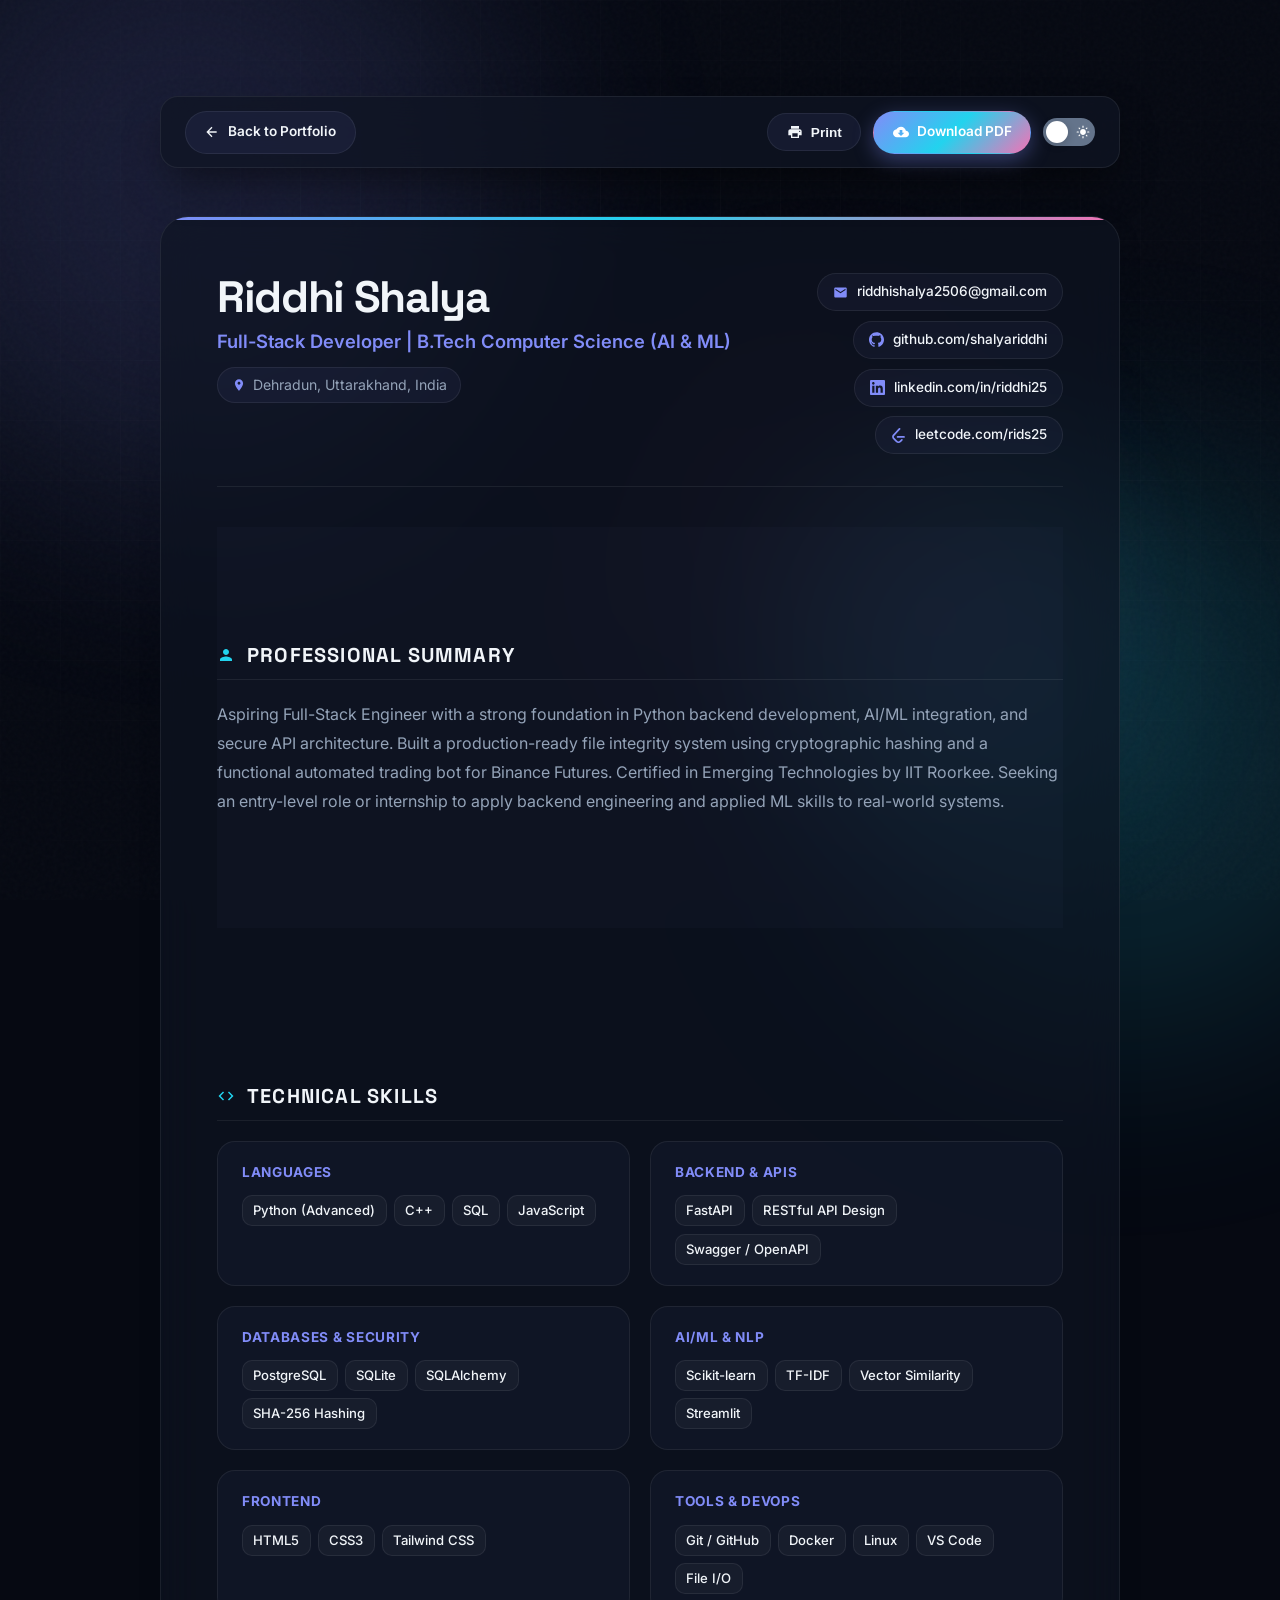
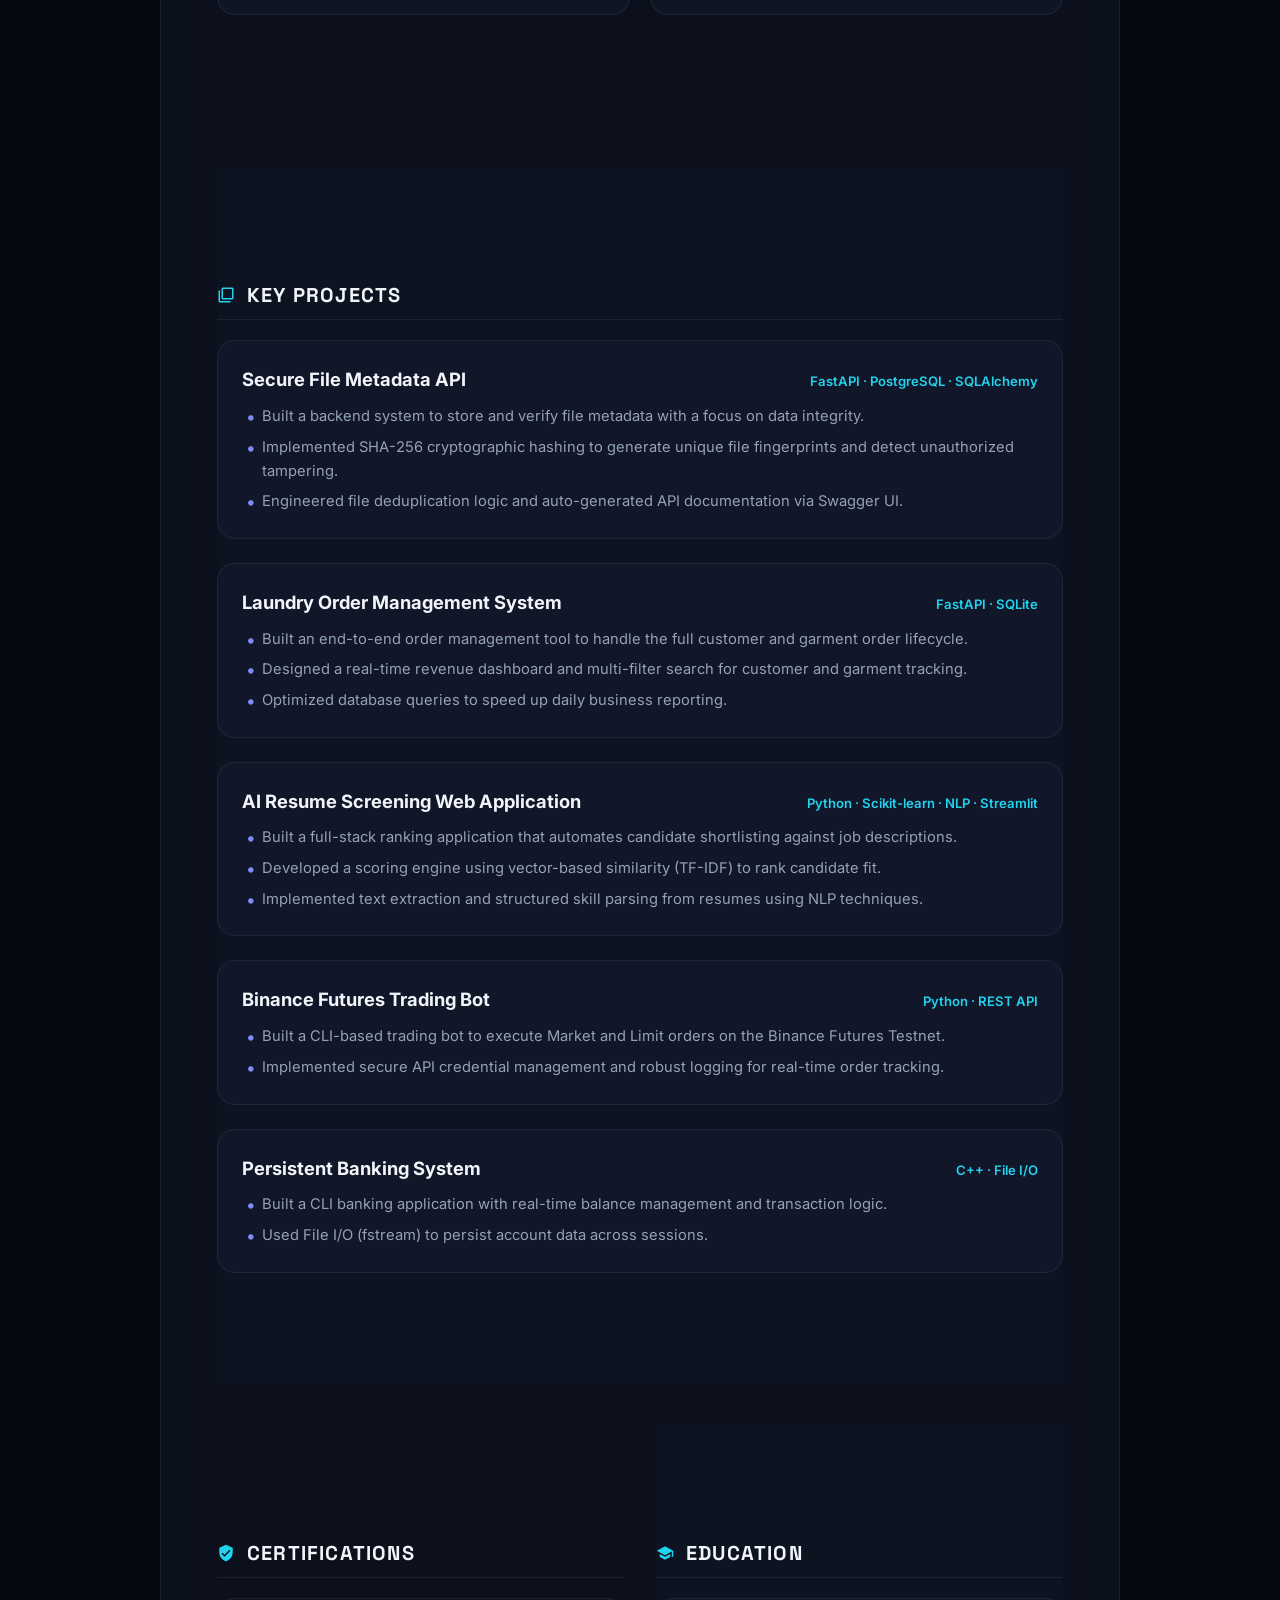
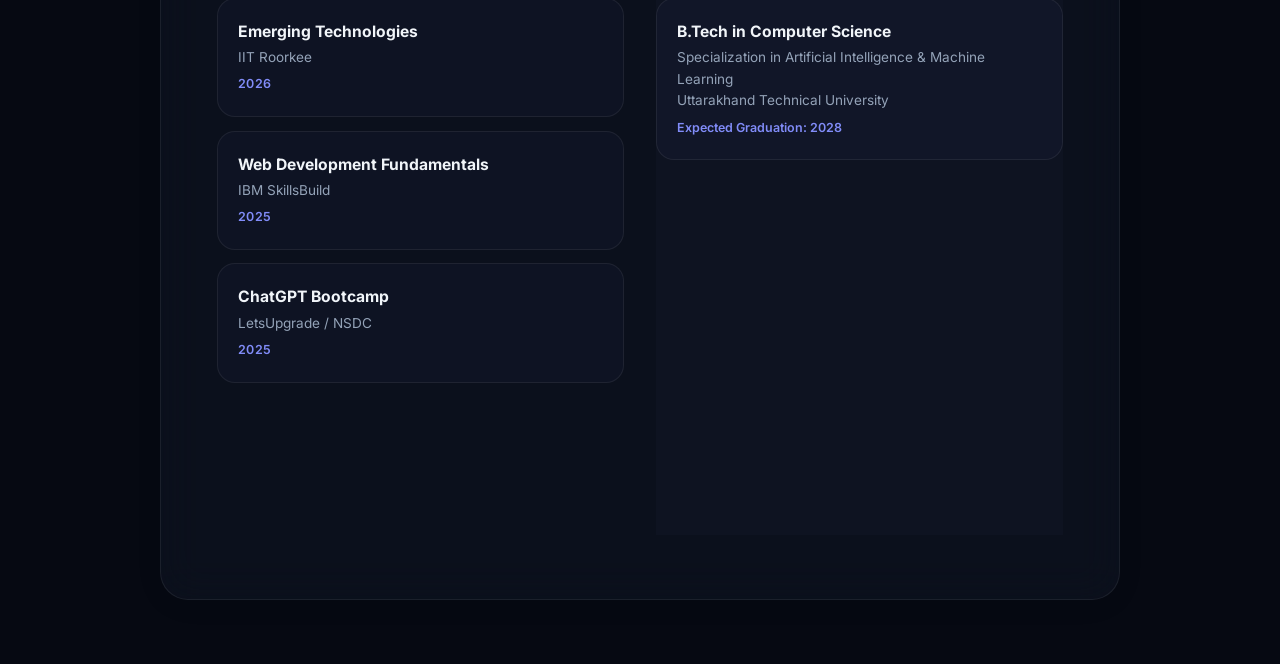
<file: resume.html>
<!doctype html>
<html lang="en">
  <head>
    <meta charset="UTF-8" />
    <meta name="viewport" content="width=device-width, initial-scale=1.0" />
    <title>Resume — Riddhi Shalya | Full-Stack Developer & AI/ML Engineer</title>
    <meta
      name="description"
      content="Interactive Resume of Riddhi Shalya - Full-Stack Developer & AI/ML Engineer specializing in Python, FastAPI, SQL, and NLP."
    />
    <link rel="preconnect" href="https://fonts.googleapis.com" />
    <link rel="preconnect" href="https://fonts.gstatic.com" crossorigin />
    <link
      href="https://fonts.googleapis.com/css2?family=Inter:wght@300;400;500;600;700;800&family=Space+Grotesk:wght@500;600;700;800&display=swap"
      rel="stylesheet"
    />
    <link rel="stylesheet" href="style.css" />
    <style>
      /* Resume Specific Interactive Page Styles */
      .resume-page {
        min-height: 100vh;
        padding: 6rem 1rem 4rem;
        position: relative;
      }

      .resume-container {
        max-width: 960px;
        margin: 0 auto;
        display: flex;
        flex-direction: column;
        gap: 2rem;
      }

      /* Floating Action Toolbar */
      .resume-toolbar {
        position: sticky;
        top: 1.5rem;
        z-index: 100;
        display: flex;
        align-items: center;
        justify-content: space-between;
        padding: 0.85rem 1.5rem;
        border-radius: var(--border-radius-md);
        background: rgba(15, 20, 35, 0.75);
        backdrop-filter: blur(20px);
        border: 1px solid var(--surface-border);
        box-shadow: 0 20px 40px -10px rgba(0, 0, 0, 0.5);
        margin-bottom: 1rem;
        transition: all 0.3s ease;
      }

      .resume-toolbar-left,
      .resume-toolbar-right {
        display: flex;
        align-items: center;
        gap: 0.75rem;
      }

      .toolbar-btn {
        display: inline-flex;
        align-items: center;
        gap: 0.5rem;
        padding: 0.6rem 1.15rem;
        border-radius: var(--border-radius-full);
        font-size: 0.85rem;
        font-weight: 600;
        text-decoration: none;
        color: var(--text-primary);
        background: rgba(var(--primary-rgb), 0.08);
        border: 1px solid var(--surface-border);
        transition: all 0.25s ease;
        cursor: pointer;
      }

      .toolbar-btn:hover {
        background: rgba(var(--primary-rgb), 0.18);
        border-color: var(--primary);
        color: #fff;
        transform: translateY(-2px);
      }

      .toolbar-btn.primary {
        background: var(--gradient-primary);
        color: #fff;
        border-color: transparent;
        box-shadow: 0 6px 20px rgba(var(--primary-rgb), 0.35);
      }

      .toolbar-btn.primary:hover {
        box-shadow: 0 10px 25px rgba(var(--primary-rgb), 0.5);
        transform: translateY(-2px);
      }

      /* Main Resume Document Card */
      .resume-document {
        padding: 3.5rem 3.5rem 4rem;
        border-radius: var(--border-radius-lg);
        position: relative;
        overflow: hidden;
      }

      .resume-document::before {
        content: '';
        position: absolute;
        top: 0;
        left: 0;
        right: 0;
        height: 3px;
        background: var(--gradient-primary);
      }

      /* Resume Header */
      .resume-header {
        position: relative !important;
        top: auto !important;
        left: auto !important;
        width: 100% !important;
        display: flex;
        justify-content: space-between;
        align-items: flex-start;
        padding-bottom: 2rem;
        border-bottom: 1px solid var(--surface-border);
        margin-bottom: 2.5rem;
        flex-wrap: wrap;
        gap: 1.5rem;
        background: transparent !important;
      }

      .resume-header-main {
        flex: 1;
        min-width: 280px;
      }

      .resume-header-main h1 {
        font-family: var(--font-heading);
        font-size: 2.75rem;
        font-weight: 800;
        letter-spacing: -0.03em;
        margin-bottom: 0.35rem;
        line-height: 1.1;
      }

      .resume-header-main .resume-role {
        font-size: 1.15rem;
        color: var(--primary);
        font-weight: 600;
        margin-bottom: 0.65rem;
      }

      .resume-location {
        display: inline-flex;
        align-items: center;
        gap: 0.45rem;
        font-size: 0.88rem;
        color: var(--text-secondary);
        padding: 0.35rem 0.85rem;
        border-radius: var(--border-radius-full);
        background: rgba(var(--primary-rgb), 0.06);
        border: 1px solid var(--surface-border);
      }

      .resume-location svg {
        width: 14px;
        height: 14px;
        color: var(--primary);
      }

      .resume-header-links {
        display: flex;
        flex-direction: column;
        gap: 0.6rem;
        align-items: flex-end;
      }

      .resume-contact-link {
        display: inline-flex;
        align-items: center;
        gap: 0.55rem;
        color: var(--text-primary);
        font-size: 0.85rem;
        font-weight: 500;
        text-decoration: none;
        padding: 0.45rem 0.95rem;
        border-radius: var(--border-radius-full);
        background: rgba(var(--primary-rgb), 0.05);
        border: 1px solid var(--surface-border);
        transition: all 0.25s ease;
      }

      .resume-contact-link:hover {
        background: rgba(var(--primary-rgb), 0.15);
        border-color: var(--primary);
        color: var(--primary);
        transform: translateX(-3px);
      }

      .resume-contact-link svg {
        width: 15px;
        height: 15px;
        color: var(--primary);
        flex-shrink: 0;
      }

      /* Resume Section Layout */
      .resume-section {
        margin-bottom: 2.5rem;
      }

      .resume-section:last-child {
        margin-bottom: 0;
      }

      .resume-section-title {
        display: flex;
        align-items: center;
        gap: 0.75rem;
        font-family: var(--font-heading);
        font-size: 1.25rem;
        font-weight: 700;
        color: var(--text-primary);
        text-transform: uppercase;
        letter-spacing: 0.06em;
        margin-bottom: 1.25rem;
        padding-bottom: 0.5rem;
        border-bottom: 1px solid var(--surface-border);
      }

      .resume-section-title svg {
        width: 18px;
        height: 18px;
        color: var(--accent);
      }

      /* Professional Summary */
      .resume-summary-text {
        font-size: 1rem;
        line-height: 1.8;
        color: var(--text-secondary);
      }

      /* Skills Grid Layout */
      .resume-skills-matrix {
        display: grid;
        grid-template-columns: repeat(2, 1fr);
        gap: 1.25rem;
      }

      .skill-group-card {
        padding: 1.25rem 1.5rem;
        border-radius: var(--border-radius-md);
        background: rgba(var(--primary-rgb), 0.04);
        border: 1px solid var(--surface-border);
        transition: all 0.3s;
      }

      .skill-group-card:hover {
        background: rgba(var(--primary-rgb), 0.08);
        border-color: rgba(var(--primary-rgb), 0.3);
        transform: translateY(-2px);
      }

      .skill-group-header {
        font-size: 0.85rem;
        font-weight: 700;
        color: var(--primary);
        text-transform: uppercase;
        letter-spacing: 0.05em;
        margin-bottom: 0.75rem;
        display: flex;
        align-items: center;
        gap: 0.4rem;
      }

      .skill-tag-list {
        display: flex;
        flex-wrap: wrap;
        gap: 0.45rem;
      }

      .skill-pill {
        padding: 0.25rem 0.65rem;
        border-radius: var(--border-radius-sm);
        background: rgba(255, 255, 255, 0.04);
        border: 1px solid var(--surface-border);
        font-size: 0.82rem;
        color: var(--text-primary);
        font-weight: 500;
      }

      /* Projects List */
      .resume-projects-list {
        display: flex;
        flex-direction: column;
        gap: 1.5rem;
      }

      .resume-project-item {
        padding: 1.5rem;
        border-radius: var(--border-radius-md);
        background: rgba(var(--primary-rgb), 0.03);
        border: 1px solid var(--surface-border);
        transition: all 0.3s ease;
      }

      .resume-project-item:hover {
        background: rgba(var(--primary-rgb), 0.07);
        border-color: rgba(var(--primary-rgb), 0.3);
        transform: translateX(4px);
      }

      .resume-project-top {
        display: flex;
        justify-content: space-between;
        align-items: baseline;
        margin-bottom: 0.65rem;
        flex-wrap: wrap;
        gap: 0.5rem;
      }

      .resume-project-title {
        font-size: 1.15rem;
        font-weight: 700;
        color: var(--text-primary);
        display: flex;
        align-items: center;
        gap: 0.6rem;
      }

      .resume-project-tech {
        font-size: 0.82rem;
        color: var(--accent);
        font-weight: 600;
      }

      .resume-bullet-list {
        list-style: none;
        padding: 0;
        margin: 0;
        display: flex;
        flex-direction: column;
        gap: 0.45rem;
      }

      .resume-bullet-list li {
        position: relative;
        padding-left: 1.25rem;
        font-size: 0.92rem;
        line-height: 1.6;
        color: var(--text-secondary);
      }

      .resume-bullet-list li::before {
        content: '•';
        position: absolute;
        left: 0.25rem;
        color: var(--primary);
        font-size: 1.1rem;
        line-height: 1.4;
      }

      /* Certifications & Education Grid */
      .resume-two-col {
        display: grid;
        grid-template-columns: 1fr 1fr;
        gap: 2rem;
      }

      .resume-cert-item,
      .resume-edu-item {
        padding: 1.25rem;
        border-radius: var(--border-radius-md);
        background: rgba(var(--primary-rgb), 0.03);
        border: 1px solid var(--surface-border);
        margin-bottom: 0.85rem;
      }

      .resume-cert-item:last-child,
      .resume-edu-item:last-child {
        margin-bottom: 0;
      }

      .cert-title,
      .edu-degree {
        font-weight: 700;
        font-size: 0.98rem;
        color: var(--text-primary);
        margin-bottom: 0.2rem;
      }

      .cert-issuer,
      .edu-school {
        font-size: 0.85rem;
        color: var(--text-secondary);
      }

      .cert-year,
      .edu-year {
        display: inline-block;
        margin-top: 0.35rem;
        font-size: 0.78rem;
        color: var(--primary);
        font-weight: 600;
      }

      /* Print Optimizations */
      @media print {
        body {
          background: #ffffff !important;
          color: #111827 !important;
        }

        .blob,
        .noise-overlay,
        .hero-glow,
        .resume-toolbar,
        .scroll-progress,
        .theme-switch-wrapper {
          display: none !important;
        }

        .resume-page {
          padding: 0 !important;
        }

        .resume-document {
          box-shadow: none !important;
          border: none !important;
          background: transparent !important;
          padding: 0 !important;
        }

        .resume-document::before {
          display: none !important;
        }

        .gradient-text,
        .resume-header-main h1 {
          -webkit-text-fill-color: #111827 !important;
          color: #111827 !important;
        }

        .resume-header {
          border-bottom: 2px solid #111827 !important;
          padding-bottom: 1rem !important;
          margin-bottom: 1.5rem !important;
        }

        .resume-section-title {
          border-bottom: 1.5px solid #374151 !important;
          color: #111827 !important;
        }

        .skill-group-card,
        .resume-project-item,
        .resume-cert-item,
        .resume-edu-item {
          background: transparent !important;
          border: 1px solid #e5e7eb !important;
        }

        .resume-bullet-list li,
        .resume-summary-text,
        .resume-location,
        .resume-contact-link,
        .cert-issuer,
        .edu-school {
          color: #374151 !important;
        }

        .skill-pill {
          background: #f3f4f6 !important;
          color: #111827 !important;
          border: 1px solid #d1d5db !important;
        }
      }

      /* Mobile Breakpoint */
      @media (max-width: 768px) {
        .resume-page {
          padding: 5rem 1rem 3rem;
        }

        .resume-document {
          padding: 2rem 1.5rem;
        }

        .resume-header {
          flex-direction: column;
          align-items: flex-start;
        }

        .resume-header-links {
          align-items: flex-start;
        }

        .resume-header-main h1 {
          font-size: 2.15rem;
        }

        .resume-skills-matrix,
        .resume-two-col {
          grid-template-columns: 1fr;
        }

        .resume-toolbar {
          padding: 0.65rem 1rem;
        }

        .toolbar-btn span {
          display: none;
        }

        .toolbar-btn.back-btn span,
        .toolbar-btn.primary span {
          display: inline;
        }
      }
    </style>
  </head>
  <body>
    <!-- Background Decor -->
    <div class="blob blob-1"></div>
    <div class="blob blob-2"></div>
    <div class="blob blob-3"></div>
    <div class="hero-glow"></div>
    <div class="noise-overlay"></div>

    <main class="resume-page">
      <div class="resume-container">
        <!-- Floating Navigation & Action Bar -->
        <div class="resume-toolbar">
          <div class="resume-toolbar-left">
            <a href="index.html" class="toolbar-btn back-btn" id="resume-back-btn">
              <svg width="16" height="16" viewBox="0 0 24 24" fill="none" stroke="currentColor" stroke-width="2">
                <path d="M19 12H5M12 19l-7-7 7-7" />
              </svg>
              <span>Back to Portfolio</span>
            </a>
          </div>

          <div class="resume-toolbar-right">
            <button onclick="window.print()" class="toolbar-btn" id="resume-print-btn" title="Print or Save as PDF">
              <svg width="16" height="16" viewBox="0 0 24 24" fill="currentColor">
                <path d="M19 8H5c-1.66 0-3 1.34-3 3v6h4v4h12v-4h4v-6c0-1.66-1.34-3-3-3zm-3 11H8v-5h8v5zm3-7c-.55 0-1-.45-1-1s.45-1 1-1 1 .45 1 1-.45 1-1 1zm-1-9H6v4h12V3z"/>
              </svg>
              <span>Print</span>
            </button>

            <a href="resume/Riddhi_Shalya_Resume.pdf" download="Riddhi_Shalya_Resume.pdf" class="toolbar-btn primary" id="resume-download-btn">
              <svg width="16" height="16" viewBox="0 0 24 24" fill="currentColor">
                <path d="M19.35 10.04C18.67 6.59 15.64 4 12 4 9.11 4 6.6 5.64 5.35 8.04 2.34 8.36 0 10.91 0 14c0 3.31 2.69 6 6 6h13c2.76 0 5-2.24 5-5 0-2.64-2.05-4.78-4.65-4.96zM17 13l-5 5-5-5h3V9h4v4h3z"/>
              </svg>
              <span>Download PDF</span>
            </a>

            <div class="theme-switch-wrapper">
              <label class="theme-switch" for="checkbox">
                <input type="checkbox" id="checkbox" aria-label="Toggle light and dark theme" />
                <div class="slider">
                  <svg viewBox="0 0 24 24">
                    <path d="M12.3 22h-.1c-5.5 0-10-4.5-10-10C2.2 6.8 6.4 2.5 11.7 2c.3 0 .6.2.7.5.1.3 0 .6-.2.8-1.5 1.7-2.3 4-2.1 6.3.3 3.5 3.2 6.4 6.7 6.7 2.3.2 4.6-.6 6.3-2.1.2-.2.6-.2.8-.1.3.1.5.4.5.7-.5 5.3-4.8 9.5-10 9.5z"/>
                  </svg>
                  <svg viewBox="0 0 24 24">
                    <path d="M12 7c-2.76 0-5 2.24-5 5s2.24 5 5 5 5-2.24 5-5-2.24-5-5-5zM2 13h2c.55 0 1-.45 1-1s-.45-1-1-1H2c-.55 0-1 .45-1 1s.45 1 1 1zm18 0h2c.55 0 1-.45 1-1s-.45-1-1-1h-2c-.55 0-1 .45-1 1s.45 1 1 1zM11 2v2c0 .55.45 1 1 1s1-.45 1-1V2c0-.55-.45-1-1-1s-1 .45-1 1zm0 18v2c0 .55.45 1 1 1s1-.45 1-1v-2c0-.55-.45-1-1-1s-1 .45-1 1zM5.99 4.58c-.39-.39-1.03-.39-1.41 0s-.39 1.03 0 1.41l1.06 1.06c.39.39 1.03.39 1.41 0s.39-1.03 0-1.41L5.99 4.58zm12.37 12.37c-.39-.39-1.03-.39-1.41 0s-.39 1.03 0 1.41l1.06 1.06c.39.39 1.03.39 1.41 0s.39-1.03 0-1.41l-1.06-1.06zm1.06-10.96c.39-.39.39-1.03 0-1.41s-1.03-.39-1.41 0l-1.06 1.06c-.39.39-.39 1.03 0 1.41s1.03.39 1.41 0l1.06-1.06zM7.05 18.01c.39-.39.39-1.03 0-1.41s-1.03-.39-1.41 0l-1.06 1.06c-.39.39-.39 1.03 0 1.41s1.03.39 1.41 0l1.06-1.06z"/>
                  </svg>
                </div>
              </label>
            </div>
          </div>
        </div>

        <!-- Interactive Resume Document Card -->
        <article class="resume-document glass-panel">
          <!-- Header Area -->
          <div class="resume-header">
            <div class="resume-header-main">
              <h1><span class="gradient-text">Riddhi Shalya</span></h1>
              <div class="resume-role">Full-Stack Developer | B.Tech Computer Science (AI & ML)</div>
              <div class="resume-location">
                <svg viewBox="0 0 24 24" fill="currentColor">
                  <path d="M12 2C8.13 2 5 5.13 5 9c0 5.25 7 13 7 13s7-7.75 7-13c0-3.87-3.13-7-7-7zm0 9.5c-1.38 0-2.5-1.12-2.5-2.5s1.12-2.5 2.5-2.5 2.5 1.12 2.5 2.5-1.12 2.5-2.5 2.5z"/>
                </svg>
                Dehradun, Uttarakhand, India
              </div>
            </div>

            <div class="resume-header-links">
              <a href="mailto:riddhishalya2506@gmail.com" class="resume-contact-link">
                <svg viewBox="0 0 24 24" fill="currentColor">
                  <path d="M20 4H4c-1.1 0-1.99.9-1.99 2L2 18c0 1.1.9 2 2 2h16c1.1 0 2-.9 2-2V6c0-1.1-.9-2-2-2zm0 4l-8 5-8-5V6l8 5 8-5v2z"/>
                </svg>
                riddhishalya2506@gmail.com
              </a>
              <a href="https://github.com/shalyariddhi" target="_blank" rel="noopener" class="resume-contact-link">
                <svg viewBox="0 0 24 24" fill="currentColor">
                  <path d="M12 .297c-6.63 0-12 5.373-12 12 0 5.303 3.438 9.8 8.205 11.385.6.113.82-.258.82-.577 0-.285-.01-1.04-.015-2.04-3.338.724-4.042-1.61-4.042-1.61C4.422 18.07 3.633 17.7 3.633 17.7c-1.087-.744.084-.729.084-.729 1.205.084 1.838 1.236 1.838 1.236 1.07 1.835 2.809 1.305 3.495.998.108-.776.417-1.305.76-1.605-2.665-.3-5.466-1.332-5.466-5.93 0-1.31.465-2.38 1.235-3.22-.135-.303-.54-1.523.105-3.176 0 0 1.005-.322 3.3 1.23.96-.267 1.98-.399 3-.405 1.02.006 2.04.138 3 .405 2.28-1.552 3.285-1.23 3.285-1.23.645 1.653.24 2.873.12 3.176.765.84 1.23 1.91 1.23 3.22 0 4.61-2.805 5.625-5.475 5.92.42.36.81 1.096.81 2.22 0 1.606-.015 2.896-.015 3.286 0 .315.21.69.825.57C20.565 22.092 24 17.592 24 12.297c0-6.627-5.373-12-12-12"/>
                </svg>
                github.com/shalyariddhi
              </a>
              <a href="https://linkedin.com/in/riddhi25" target="_blank" rel="noopener" class="resume-contact-link">
                <svg viewBox="0 0 24 24" fill="currentColor">
                  <path d="M20.447 20.452h-3.554v-5.569c0-1.328-.027-3.037-1.852-3.037-1.853 0-2.136 1.445-2.136 2.939v5.667H9.351V9h3.414v1.561h.046c.477-.9 1.637-1.85 3.37-1.85 3.601 0 4.267 2.37 4.267 5.455v6.286zM5.337 7.433c-1.144 0-2.063-.926-2.063-2.065 0-1.138.92-2.063 2.063-2.063 1.14 0 2.064.925 2.064 2.063 0 1.139-.925 2.065-2.064 2.065zm1.782 13.019H3.555V9h3.564v11.452zM22.225 0H1.771C.792 0 0 .774 0 1.729v20.542C0 23.227.792 24 1.771 24h20.451C23.2 24 24 23.227 24 22.271V1.729C24 .774 23.2 0 22.222 0h.003z"/>
                </svg>
                linkedin.com/in/riddhi25
              </a>
              <a href="https://leetcode.com/rids25" target="_blank" rel="noopener" class="resume-contact-link">
                <svg viewBox="0 0 24 24" fill="currentColor">
                  <path d="M13.483 0a1.374 1.374 0 0 0-.961.438L7.116 6.226l-3.854 4.126a5.266 5.266 0 0 0-1.209 2.104 5.35 5.35 0 0 0-.125.513 5.527 5.527 0 0 0 .062 2.362 5.83 5.83 0 0 0 .349 1.017 5.938 5.938 0 0 0 1.271 1.818l4.277 4.193.039.038c2.248 2.165 5.852 2.133 8.063-.074l2.396-2.392c.54-.54.54-1.414.003-1.955a1.378 1.378 0 0 0-1.951-.003l-2.396 2.392a3.021 3.021 0 0 1-4.205.038l-.02-.019-4.276-4.193c-.652-.64-.972-1.469-.948-2.263a2.68 2.68 0 0 1 .666-1.607 2.6 2.6 0 0 1 .564-.472l4.277-4.577 4.544-4.868a1.378 1.378 0 0 0-.003-1.951A1.375 1.375 0 0 0 13.483 0zm-2.866 12.815a1.38 1.38 0 0 0-1.38 1.382 1.38 1.38 0 0 0 1.38 1.382H20.79a1.38 1.38 0 0 0 1.38-1.382 1.38 1.38 0 0 0-1.38-1.382z"/>
                </svg>
                leetcode.com/rids25
              </a>
            </div>
          </div>

          <!-- 1. Professional Summary -->
          <section class="resume-section">
            <h2 class="resume-section-title">
              <svg viewBox="0 0 24 24" fill="currentColor">
                <path d="M12 12c2.21 0 4-1.79 4-4s-1.79-4-4-4-4 1.79-4 4 1.79 4 4 4zm0 2c-2.67 0-8 1.34-8 4v2h16v-2c0-2.66-5.33-4-8-4z"/>
              </svg>
              Professional Summary
            </h2>
            <p class="resume-summary-text">
              Aspiring Full-Stack Engineer with a strong foundation in Python backend development, AI/ML integration, and secure API architecture. Built a production-ready file integrity system using cryptographic hashing and a functional automated trading bot for Binance Futures. Certified in Emerging Technologies by IIT Roorkee. Seeking an entry-level role or internship to apply backend engineering and applied ML skills to real-world systems.
            </p>
          </section>

          <!-- 2. Technical Skills Matrix -->
          <section class="resume-section">
            <h2 class="resume-section-title">
              <svg viewBox="0 0 24 24" fill="currentColor">
                <path d="M9.4 16.6L4.8 12l4.6-4.6L8 6l-6 6 6 6 1.4-1.4zm5.2 0l4.6-4.6-4.6-4.6L16 6l6 6-6 6-1.4-1.4z"/>
              </svg>
              Technical Skills
            </h2>
            <div class="resume-skills-matrix">
              <div class="skill-group-card">
                <div class="skill-group-header">Languages</div>
                <div class="skill-tag-list">
                  <span class="skill-pill">Python (Advanced)</span>
                  <span class="skill-pill">C++</span>
                  <span class="skill-pill">SQL</span>
                  <span class="skill-pill">JavaScript</span>
                </div>
              </div>

              <div class="skill-group-card">
                <div class="skill-group-header">Backend & APIs</div>
                <div class="skill-tag-list">
                  <span class="skill-pill">FastAPI</span>
                  <span class="skill-pill">RESTful API Design</span>
                  <span class="skill-pill">Swagger / OpenAPI</span>
                </div>
              </div>

              <div class="skill-group-card">
                <div class="skill-group-header">Databases & Security</div>
                <div class="skill-tag-list">
                  <span class="skill-pill">PostgreSQL</span>
                  <span class="skill-pill">SQLite</span>
                  <span class="skill-pill">SQLAlchemy</span>
                  <span class="skill-pill">SHA-256 Hashing</span>
                </div>
              </div>

              <div class="skill-group-card">
                <div class="skill-group-header">AI/ML & NLP</div>
                <div class="skill-tag-list">
                  <span class="skill-pill">Scikit-learn</span>
                  <span class="skill-pill">TF-IDF</span>
                  <span class="skill-pill">Vector Similarity</span>
                  <span class="skill-pill">Streamlit</span>
                </div>
              </div>

              <div class="skill-group-card">
                <div class="skill-group-header">Frontend</div>
                <div class="skill-tag-list">
                  <span class="skill-pill">HTML5</span>
                  <span class="skill-pill">CSS3</span>
                  <span class="skill-pill">Tailwind CSS</span>
                </div>
              </div>

              <div class="skill-group-card">
                <div class="skill-group-header">Tools & DevOps</div>
                <div class="skill-tag-list">
                  <span class="skill-pill">Git / GitHub</span>
                  <span class="skill-pill">Docker</span>
                  <span class="skill-pill">Linux</span>
                  <span class="skill-pill">VS Code</span>
                  <span class="skill-pill">File I/O</span>
                </div>
              </div>
            </div>
          </section>

          <!-- 3. Key Projects -->
          <section class="resume-section">
            <h2 class="resume-section-title">
              <svg viewBox="0 0 24 24" fill="currentColor">
                <path d="M4 6H2v14c0 1.1.9 2 2 2h14v-2H4V6zm16-4H8c-1.1 0-2 .9-2 2v12c0 1.1.9 2 2 2h12c1.1 0 2-.9 2-2V4c0-1.1-.9-2-2-2zm0 14H8V4h12v12z"/>
              </svg>
              Key Projects
            </h2>

            <div class="resume-projects-list">
              <!-- Project 1 -->
              <div class="resume-project-item">
                <div class="resume-project-top">
                  <span class="resume-project-title">Secure File Metadata API</span>
                  <span class="resume-project-tech">FastAPI · PostgreSQL · SQLAlchemy</span>
                </div>
                <ul class="resume-bullet-list">
                  <li>Built a backend system to store and verify file metadata with a focus on data integrity.</li>
                  <li>Implemented SHA-256 cryptographic hashing to generate unique file fingerprints and detect unauthorized tampering.</li>
                  <li>Engineered file deduplication logic and auto-generated API documentation via Swagger UI.</li>
                </ul>
              </div>

              <!-- Project 2 -->
              <div class="resume-project-item">
                <div class="resume-project-top">
                  <span class="resume-project-title">Laundry Order Management System</span>
                  <span class="resume-project-tech">FastAPI · SQLite</span>
                </div>
                <ul class="resume-bullet-list">
                  <li>Built an end-to-end order management tool to handle the full customer and garment order lifecycle.</li>
                  <li>Designed a real-time revenue dashboard and multi-filter search for customer and garment tracking.</li>
                  <li>Optimized database queries to speed up daily business reporting.</li>
                </ul>
              </div>

              <!-- Project 3 -->
              <div class="resume-project-item">
                <div class="resume-project-top">
                  <span class="resume-project-title">AI Resume Screening Web Application</span>
                  <span class="resume-project-tech">Python · Scikit-learn · NLP · Streamlit</span>
                </div>
                <ul class="resume-bullet-list">
                  <li>Built a full-stack ranking application that automates candidate shortlisting against job descriptions.</li>
                  <li>Developed a scoring engine using vector-based similarity (TF-IDF) to rank candidate fit.</li>
                  <li>Implemented text extraction and structured skill parsing from resumes using NLP techniques.</li>
                </ul>
              </div>

              <!-- Project 4 -->
              <div class="resume-project-item">
                <div class="resume-project-top">
                  <span class="resume-project-title">Binance Futures Trading Bot</span>
                  <span class="resume-project-tech">Python · REST API</span>
                </div>
                <ul class="resume-bullet-list">
                  <li>Built a CLI-based trading bot to execute Market and Limit orders on the Binance Futures Testnet.</li>
                  <li>Implemented secure API credential management and robust logging for real-time order tracking.</li>
                </ul>
              </div>

              <!-- Project 5 -->
              <div class="resume-project-item">
                <div class="resume-project-top">
                  <span class="resume-project-title">Persistent Banking System</span>
                  <span class="resume-project-tech">C++ · File I/O</span>
                </div>
                <ul class="resume-bullet-list">
                  <li>Built a CLI banking application with real-time balance management and transaction logic.</li>
                  <li>Used File I/O (fstream) to persist account data across sessions.</li>
                </ul>
              </div>
            </div>
          </section>

          <!-- 4. Certifications & Education -->
          <div class="resume-two-col">
            <!-- Certifications -->
            <section class="resume-section">
              <h2 class="resume-section-title">
                <svg viewBox="0 0 24 24" fill="currentColor">
                  <path d="M12 1L3 5v6c0 5.55 3.84 10.74 9 12 5.16-1.26 9-6.45 9-12V5l-9-4zm-2 16l-4-4 1.41-1.41L10 14.17l6.59-6.59L18 9l-8 8z"/>
                </svg>
                Certifications
              </h2>

              <div class="resume-cert-item">
                <div class="cert-title">Emerging Technologies</div>
                <div class="cert-issuer">IIT Roorkee</div>
                <span class="cert-year">2026</span>
              </div>

              <div class="resume-cert-item">
                <div class="cert-title">Web Development Fundamentals</div>
                <div class="cert-issuer">IBM SkillsBuild</div>
                <span class="cert-year">2025</span>
              </div>

              <div class="resume-cert-item">
                <div class="cert-title">ChatGPT Bootcamp</div>
                <div class="cert-issuer">LetsUpgrade / NSDC</div>
                <span class="cert-year">2025</span>
              </div>
            </section>

            <!-- Education -->
            <section class="resume-section">
              <h2 class="resume-section-title">
                <svg viewBox="0 0 24 24" fill="currentColor">
                  <path d="M5 13.18v4L12 21l7-3.82v-4L12 17l-7-3.82zM12 3L1 9l11 6 9-4.91V17h2V9L12 3z"/>
                </svg>
                Education
              </h2>

              <div class="resume-edu-item">
                <div class="edu-degree">B.Tech in Computer Science</div>
                <div class="edu-school">Specialization in Artificial Intelligence & Machine Learning</div>
                <div class="edu-school">Uttarakhand Technical University</div>
                <span class="edu-year">Expected Graduation: 2028</span>
              </div>
            </section>
          </div>
        </article>
      </div>
    </main>

    <script>
      // Theme Toggle synchronized with localStorage
      const toggleSwitch = document.querySelector('#checkbox');
      const currentTheme = localStorage.getItem('theme') || 'dark';

      if (currentTheme === 'light') {
        document.documentElement.setAttribute('data-theme', 'light');
        if (toggleSwitch) toggleSwitch.checked = true;
      } else {
        document.documentElement.setAttribute('data-theme', 'dark');
        if (toggleSwitch) toggleSwitch.checked = false;
      }

      if (toggleSwitch) {
        toggleSwitch.addEventListener('change', function (e) {
          if (e.target.checked) {
            document.documentElement.setAttribute('data-theme', 'light');
            localStorage.setItem('theme', 'light');
          } else {
            document.documentElement.setAttribute('data-theme', 'dark');
            localStorage.setItem('theme', 'dark');
          }
        });
      }
    </script>
  </body>
</html>
</file>
<file: style.css>
/*
  Riddhi Shalya - Portfolio Stylesheet
  Premium design with animated gradients, glassmorphism, and rich micro-interactions.
*/

@import url("https://fonts.googleapis.com/css2?family=Inter:wght@300;400;500;600;700&family=Space+Grotesk:wght@400;500;600;700&family=Outfit:wght@400;500;600;700;800&display=swap");

/* CSS Variables for Theme Configuration */
:root {
  --font-heading:
    "Space Grotesk", "Outfit", -apple-system, BlinkMacSystemFont, "Segoe UI",
    Roboto, sans-serif;
  --font-body:
    "Inter", -apple-system, BlinkMacSystemFont, "Segoe UI", Roboto, sans-serif;
  --transition-speed: 0.3s;
  --transition-smooth: cubic-bezier(0.4, 0, 0.2, 1);
  --border-radius-sm: 10px;
  --border-radius-md: 18px;
  --border-radius-lg: 28px;
  --border-radius-full: 9999px;

  /* Theme: Dark (Default) */
  --bg-color: #060912;
  --bg-gradient:
    radial-gradient(
      ellipse 80% 60% at 10% 0%,
      rgba(99, 102, 241, 0.18) 0%,
      transparent 60%
    ),
    radial-gradient(
      ellipse 60% 50% at 90% 10%,
      rgba(6, 182, 212, 0.12) 0%,
      transparent 55%
    ),
    radial-gradient(
      ellipse 50% 40% at 50% 100%,
      rgba(244, 114, 182, 0.08) 0%,
      transparent 50%
    ),
    #060912;
  --surface-color: rgba(15, 20, 35, 0.65);
  --surface-border: rgba(255, 255, 255, 0.07);
  --surface-hover: rgba(25, 32, 55, 0.85);
  --text-primary: #f1f5f9;
  --text-secondary: #94a3b8;
  --text-muted: #64748b;
  --primary: #818cf8;
  --primary-rgb: 129, 140, 248;
  --primary-hover: #6366f1;
  --accent: #22d3ee;
  --accent-rgb: 34, 211, 238;
  --accent-pink: #f472b6;
  --accent-pink-rgb: 244, 114, 182;
  --card-shadow: 0 20px 50px -15px rgba(0, 0, 0, 0.6);
  --glow-color: rgba(129, 140, 248, 0.2);
  --gradient-primary: linear-gradient(
    135deg,
    #818cf8 0%,
    #22d3ee 50%,
    #f472b6 100%
  );
  --gradient-text: linear-gradient(
    135deg,
    #c7d2fe 0%,
    #818cf8 30%,
    #22d3ee 70%,
    #f472b6 100%
  );

  --badge-bg-lang: rgba(239, 68, 68, 0.15);
  --badge-text-lang: #f87171;
  --badge-bg-web: rgba(99, 102, 241, 0.15);
  --badge-text-web: #818cf8;
  --badge-bg-db: rgba(16, 185, 129, 0.15);
  --badge-text-db: #34d399;
  --badge-bg-ai: rgba(245, 158, 11, 0.15);
  --badge-text-ai: #fbbf24;
  --badge-bg-tool: rgba(139, 92, 246, 0.15);
  --badge-text-tool: #a78bfa;
  --badge-bg-frontend: rgba(14, 165, 233, 0.15);
  --badge-text-frontend: #38bdf8;
}

/* Light Theme Variables */
[data-theme="light"] {
  --bg-color: #f0f4ff;
  --bg-gradient:
    radial-gradient(
      ellipse 80% 60% at 10% 0%,
      rgba(99, 102, 241, 0.08) 0%,
      transparent 60%
    ),
    radial-gradient(
      ellipse 60% 50% at 90% 10%,
      rgba(6, 182, 212, 0.06) 0%,
      transparent 55%
    ),
    radial-gradient(
      ellipse 50% 40% at 50% 100%,
      rgba(244, 114, 182, 0.05) 0%,
      transparent 50%
    ),
    #f0f4ff;
  --surface-color: rgba(255, 255, 255, 0.75);
  --surface-border: rgba(99, 102, 241, 0.1);
  --surface-hover: rgba(241, 245, 249, 0.95);
  --text-primary: #0f172a;
  --text-secondary: #475569;
  --text-muted: #64748b;
  --primary: #6366f1;
  --primary-rgb: 99, 102, 241;
  --primary-hover: #4f46e5;
  --accent: #0891b2;
  --accent-rgb: 8, 145, 178;
  --accent-pink: #db2777;
  --accent-pink-rgb: 219, 39, 119;
  --card-shadow: 0 20px 50px -20px rgba(99, 102, 241, 0.15);
  --glow-color: rgba(99, 102, 241, 0.08);
  --gradient-primary: linear-gradient(
    135deg,
    #6366f1 0%,
    #0891b2 50%,
    #db2777 100%
  );
  --gradient-text: linear-gradient(
    135deg,
    #4338ca 0%,
    #6366f1 30%,
    #0891b2 70%,
    #db2777 100%
  );

  --badge-bg-lang: rgba(239, 68, 68, 0.1);
  --badge-text-lang: #dc2626;
  --badge-bg-web: rgba(79, 70, 229, 0.1);
  --badge-text-web: #4f46e5;
  --badge-bg-db: rgba(16, 185, 129, 0.1);
  --badge-text-db: #059669;
  --badge-bg-ai: rgba(217, 119, 6, 0.1);
  --badge-text-ai: #d97706;
  --badge-bg-tool: rgba(124, 58, 237, 0.1);
  --badge-text-tool: #7c3aed;
  --badge-bg-frontend: rgba(14, 165, 233, 0.1);
  --badge-text-frontend: #0284c7;
}

/* Global Resets */
*,
*::before,
*::after {
  box-sizing: border-box;
  margin: 0;
  padding: 0;
}

html {
  scroll-behavior: smooth;
  font-size: 16px;
}

body {
  font-family: var(--font-body);
  background-color: var(--bg-color);
  background-image: var(--bg-gradient);
  background-attachment: fixed;
  color: var(--text-primary);
  line-height: 1.6;
  overflow-x: hidden;
  position: relative;
  transition:
    background-color var(--transition-speed) var(--transition-smooth),
    color var(--transition-speed) var(--transition-smooth);
}

/* Scroll Progress Bar */
.scroll-progress {
  position: fixed;
  top: 0;
  left: 0;
  height: 3px;
  width: 0%;
  background: var(--gradient-primary);
  z-index: 1000;
  transition: width 0.1s linear;
  box-shadow: 0 0 12px rgba(var(--primary-rgb), 0.6);
}

/* Noise texture overlay */
.noise-overlay {
  position: fixed;
  inset: 0;
  z-index: -1;
  opacity: 0.025;
  pointer-events: none;
  background-image: url("data:image/svg+xml,%3Csvg viewBox='0 0 256 256' xmlns='http://www.w3.org/2000/svg'%3E%3Cfilter id='noise'%3E%3CfeTurbulence type='fractalNoise' baseFrequency='0.9' numOctaves='4' stitchTiles='stitch'/%3E%3C/filter%3E%3Crect width='100%25' height='100%25' filter='url(%23noise)'/%3E%3C/svg%3E");
}

[data-theme="light"] .noise-overlay {
  opacity: 0.04;
}

/* Grid pattern overlay */
body::before {
  content: "";
  position: fixed;
  top: 0;
  left: 0;
  width: 100%;
  height: 100%;
  z-index: -2;
  background-image:
    linear-gradient(rgba(255, 255, 255, 0.02) 1px, transparent 1px),
    linear-gradient(90deg, rgba(255, 255, 255, 0.02) 1px, transparent 1px);
  background-size: 60px 60px;
  pointer-events: none;
  mask-image: radial-gradient(
    ellipse 80% 80% at 50% 50%,
    black 30%,
    transparent 100%
  );
}

[data-theme="light"] body::before {
  background-image:
    linear-gradient(rgba(99, 102, 241, 0.04) 1px, transparent 1px),
    linear-gradient(90deg, rgba(99, 102, 241, 0.04) 1px, transparent 1px);
}

/* Glowing blobs */
.blob {
  position: fixed;
  border-radius: 50%;
  filter: blur(120px);
  z-index: -1;
  opacity: 0.15;
  pointer-events: none;
  transition: opacity var(--transition-speed) var(--transition-smooth);
}

[data-theme="light"] .blob {
  opacity: 0.08;
  filter: blur(140px);
}

.blob-1 {
  top: -15%;
  left: -10%;
  width: 50vw;
  height: 50vw;
  background: var(--primary);
  animation: float-blob-1 25s infinite alternate ease-in-out;
}

.blob-2 {
  bottom: -15%;
  right: -10%;
  width: 45vw;
  height: 45vw;
  background: var(--accent);
  animation: float-blob-2 20s infinite alternate ease-in-out;
}

.blob-3 {
  top: 40%;
  left: 50%;
  width: 30vw;
  height: 30vw;
  background: var(--accent-pink);
  animation: float-blob-3 30s infinite alternate ease-in-out;
  opacity: 0.08;
}

@keyframes float-blob-1 {
  0% {
    transform: translate(0, 0) scale(1);
  }
  50% {
    transform: translate(80px, 40px) scale(1.08);
  }
  100% {
    transform: translate(0, 0) scale(1);
  }
}

@keyframes float-blob-2 {
  0% {
    transform: translate(0, 0) scale(1);
  }
  50% {
    transform: translate(-60px, -40px) scale(1.12);
  }
  100% {
    transform: translate(0, 0) scale(1);
  }
}

@keyframes float-blob-3 {
  0% {
    transform: translate(-50%, 0) scale(1);
  }
  50% {
    transform: translate(-40%, -30px) scale(1.05);
  }
  100% {
    transform: translate(-50%, 0) scale(1);
  }
}

/* Selection highlight */
::selection {
  background-color: rgba(var(--primary-rgb), 0.35);
  color: var(--text-primary);
}

/* Scrollbar Customization */
::-webkit-scrollbar {
  width: 8px;
}

::-webkit-scrollbar-track {
  background: var(--bg-color);
}

::-webkit-scrollbar-thumb {
  background: linear-gradient(to bottom, var(--primary), var(--accent));
  border-radius: var(--border-radius-full);
}

::-webkit-scrollbar-thumb:hover {
  background: var(--primary-hover);
}

/* Reusable UI Components & Glassmorphism Utility */
.glass-panel {
  background: var(--surface-color);
  backdrop-filter: blur(20px);
  -webkit-backdrop-filter: blur(20px);
  border: 1px solid var(--surface-border);
  border-radius: var(--border-radius-md);
  transition:
    transform 0.4s var(--transition-smooth),
    background-color var(--transition-speed) var(--transition-smooth),
    box-shadow 0.4s var(--transition-smooth),
    border-color 0.4s var(--transition-smooth);
  box-shadow: 0 4px 30px rgba(0, 0, 0, 0.05);
  position: relative;
}

.glass-panel::after {
  content: "";
  position: absolute;
  inset: 0;
  border-radius: inherit;
  padding: 1px;
  background: linear-gradient(
    135deg,
    rgba(var(--primary-rgb), 0.2),
    transparent 40%,
    rgba(var(--accent-rgb), 0.15)
  );
  -webkit-mask:
    linear-gradient(#fff 0 0) content-box,
    linear-gradient(#fff 0 0);
  mask:
    linear-gradient(#fff 0 0) content-box,
    linear-gradient(#fff 0 0);
  -webkit-mask-composite: xor;
  mask-composite: exclude;
  pointer-events: none;
  opacity: 0;
  transition: opacity 0.4s var(--transition-smooth);
}

.glass-panel:hover {
  border-color: rgba(var(--primary-rgb), 0.3);
  box-shadow:
    0 20px 60px var(--glow-color),
    0 0 0 1px rgba(var(--primary-rgb), 0.1);
  transform: translateY(-2px);
}

.glass-panel:hover::after {
  opacity: 1;
}

.container {
  width: 100%;
  max-width: 1200px;
  margin: 0 auto;
  padding: 0 1.5rem;
}

section {
  padding: 7rem 0;
  position: relative;
}

section:nth-child(even) {
  background: rgba(var(--primary-rgb), 0.02);
}

.section-header {
  text-align: center;
  margin-bottom: 4.5rem;
}

.section-eyebrow {
  display: inline-block;
  font-size: 0.8rem;
  font-weight: 700;
  letter-spacing: 0.15em;
  text-transform: uppercase;
  color: var(--accent);
  margin-bottom: 1rem;
  padding: 0.35rem 1rem;
  background: rgba(var(--accent-rgb), 0.1);
  border: 1px solid rgba(var(--accent-rgb), 0.2);
  border-radius: var(--border-radius-full);
}

.section-header h2 {
  font-family: var(--font-heading);
  font-size: clamp(2rem, 5vw, 3rem);
  font-weight: 800;
  letter-spacing: -0.03em;
  background: var(--gradient-text);
  -webkit-background-clip: text;
  -webkit-text-fill-color: transparent;
  background-clip: text;
  display: inline-block;
  margin-bottom: 1rem;
}

.section-header p {
  color: var(--text-secondary);
  font-size: 1.1rem;
  max-width: 560px;
  margin: 0 auto;
  line-height: 1.7;
}

/* Buttons */
.btn {
  display: inline-flex;
  align-items: center;
  justify-content: center;
  gap: 0.5rem;
  padding: 0.85rem 2rem;
  font-size: 0.95rem;
  font-weight: 600;
  border-radius: var(--border-radius-full);
  cursor: pointer;
  transition: all var(--transition-speed) var(--transition-smooth);
  text-decoration: none;
  font-family: var(--font-body);
  position: relative;
  overflow: hidden;
}

.btn-primary {
  background: var(--gradient-primary);
  background-size: 200% 200%;
  color: #ffffff;
  border: none;
  box-shadow:
    0 4px 20px rgba(var(--primary-rgb), 0.45),
    inset 0 1px 0 rgba(255, 255, 255, 0.2);
  animation: gradient-shift 4s ease infinite;
}

.btn-primary::before {
  content: "";
  position: absolute;
  top: 0;
  left: -100%;
  width: 100%;
  height: 100%;
  background: linear-gradient(
    90deg,
    transparent,
    rgba(255, 255, 255, 0.2),
    transparent
  );
  transition: left 0.5s ease;
}

.btn-primary:hover::before {
  left: 100%;
}

.btn-primary:hover {
  transform: translateY(-3px);
  box-shadow: 0 8px 30px rgba(var(--primary-rgb), 0.55);
}

.btn-secondary {
  background: rgba(var(--primary-rgb), 0.05);
  color: var(--text-primary);
  border: 1px solid var(--surface-border);
  backdrop-filter: blur(8px);
}

.btn-secondary:hover {
  background: rgba(var(--primary-rgb), 0.12);
  border-color: rgba(var(--primary-rgb), 0.4);
  transform: translateY(-3px);
  box-shadow: 0 8px 25px rgba(var(--primary-rgb), 0.15);
}

.btn-nav-cta {
  padding: 0.5rem 1.25rem;
  font-size: 0.85rem;
  background: var(--gradient-primary);
  background-size: 200% 200%;
  color: #fff;
  border: none;
  border-radius: var(--border-radius-full);
  text-decoration: none;
  font-weight: 600;
  animation: gradient-shift 4s ease infinite;
  box-shadow: 0 4px 15px rgba(var(--primary-rgb), 0.35);
  transition:
    transform var(--transition-speed) var(--transition-smooth),
    box-shadow var(--transition-speed);
}

.btn-nav-cta:hover {
  transform: translateY(-2px);
  box-shadow: 0 6px 20px rgba(var(--primary-rgb), 0.5);
}

.btn-full {
  width: 100%;
}

@keyframes gradient-shift {
  0%,
  100% {
    background-position: 0% 50%;
  }
  50% {
    background-position: 100% 50%;
  }
}

/* Header & Navigation Bar */
#header {
  position: fixed;
  top: 0;
  left: 0;
  width: 100%;
  z-index: 100;
  padding: 1.25rem 0;
  transition: padding var(--transition-speed) var(--transition-smooth);
}

#header.scrolled {
  padding: 0.6rem 0;
}

#header.scrolled .nav-container {
  background: var(--surface-color);
  box-shadow: var(--card-shadow);
  border-color: var(--surface-border);
}

.nav-container {
  display: flex;
  align-items: center;
  justify-content: space-between;
  padding: 0.75rem 1.5rem;
  border-radius: var(--border-radius-full);
  border: 1px solid transparent;
  transition: all var(--transition-speed) var(--transition-smooth);
  background: transparent;
  backdrop-filter: blur(16px);
  -webkit-backdrop-filter: blur(16px);
}

.logo {
  font-family: var(--font-heading);
  font-size: 1.4rem;
  font-weight: 800;
  text-decoration: none;
  color: var(--text-primary);
  display: flex;
  align-items: center;
  gap: 0.15rem;
  letter-spacing: -0.02em;
}

.logo span {
  background: var(--gradient-primary);
  -webkit-background-clip: text;
  -webkit-text-fill-color: transparent;
  background-clip: text;
}

nav ul {
  display: flex;
  list-style: none;
  gap: 0.25rem;
  align-items: center;
}

nav a {
  text-decoration: none;
  color: var(--text-secondary);
  font-size: 0.875rem;
  font-weight: 500;
  transition: all var(--transition-speed) var(--transition-smooth);
  padding: 0.5rem 0.9rem;
  border-radius: var(--border-radius-full);
  position: relative;
}

nav a:hover {
  color: var(--text-primary);
  background: rgba(var(--primary-rgb), 0.06);
}

nav a.active {
  background: rgba(var(--primary-rgb), 0.12);
  color: var(--primary);
  font-weight: 600;
}

.nav-actions {
  display: flex;
  align-items: center;
  gap: 1rem;
}

/* Theme Toggle Slider */
.theme-switch-wrapper {
  display: flex;
  align-items: center;
}

.theme-switch {
  display: inline-block;
  height: 28px;
  position: relative;
  width: 52px;
}

.theme-switch input {
  display: none;
}

.slider {
  background-color: var(--text-muted);
  bottom: 0;
  cursor: pointer;
  left: 0;
  position: absolute;
  right: 0;
  top: 0;
  transition: 0.4s;
  border-radius: 34px;
  display: flex;
  align-items: center;
  justify-content: space-between;
  padding: 0 5px;
}

.slider::before {
  background-color: #ffffff;
  bottom: 3px;
  content: "";
  height: 22px;
  left: 3px;
  position: absolute;
  transition: 0.4s;
  width: 22px;
  border-radius: 50%;
  z-index: 2;
  box-shadow: 0 2px 8px rgba(0, 0, 0, 0.2);
}

input:checked + .slider {
  background: var(--gradient-primary);
}

input:checked + .slider::before {
  transform: translateX(24px);
}

.slider svg {
  width: 14px;
  height: 14px;
  fill: #fff;
  z-index: 1;
}

/* Mobile Menu Button */
.menu-btn {
  display: none;
  background: rgba(var(--primary-rgb), 0.1);
  border: 1px solid var(--surface-border);
  border-radius: var(--border-radius-sm);
  cursor: pointer;
  color: var(--text-primary);
  padding: 0.4rem;
  transition: background var(--transition-speed);
}

.menu-btn:hover {
  background: rgba(var(--primary-rgb), 0.2);
}

/* Hero Section */
.hero {
  min-height: 100vh;
  display: flex;
  align-items: center;
  padding-top: 8rem;
  position: relative;
  overflow: hidden;
}

.hero-glow {
  position: absolute;
  top: 10%;
  right: 5%;
  width: 500px;
  height: 500px;
  border-radius: var(--border-radius-full);
  background: radial-gradient(
    circle,
    rgba(var(--primary-rgb), 0.15) 0%,
    rgba(var(--accent-rgb), 0.08) 40%,
    transparent 70%
  );
  filter: blur(60px);
  z-index: -1;
  animation: pulse-glow 8s infinite ease-in-out alternate;
}

.hero .container {
  display: grid;
  grid-template-columns: 1.15fr 0.85fr;
  gap: 4rem;
  align-items: center;
}

.hero-content {
  display: flex;
  flex-direction: column;
  align-items: flex-start;
}

.hero-badge {
  display: inline-flex;
  align-items: center;
  gap: 0.6rem;
  padding: 0.45rem 1.15rem;
  background: rgba(var(--primary-rgb), 0.1);
  border: 1px solid rgba(var(--primary-rgb), 0.25);
  border-radius: var(--border-radius-full);
  color: var(--primary);
  font-size: 0.85rem;
  font-weight: 600;
  margin-bottom: 1.75rem;
  backdrop-filter: blur(8px);
}

.hero-badge span.pulse-dot {
  width: 8px;
  height: 8px;
  background: var(--accent);
  border-radius: var(--border-radius-full);
  animation: pulse-dot-anim 1.5s infinite;
  flex-shrink: 0;
}

.hero-title {
  font-family: var(--font-heading);
  font-size: clamp(2.5rem, 6vw, 4rem);
  font-weight: 800;
  line-height: 1.05;
  letter-spacing: -0.04em;
  margin-bottom: 1.25rem;
}

.hero-title span.gradient-text {
  background: var(--gradient-text);
  background-size: 200% auto;
  -webkit-background-clip: text;
  -webkit-text-fill-color: transparent;
  background-clip: text;
  animation: gradient-shift 5s ease infinite;
}

.hero-subtitle {
  font-size: clamp(1.1rem, 2.5vw, 1.5rem);
  font-weight: 500;
  color: var(--text-secondary);
  height: 2.2rem;
  margin-bottom: 1.5rem;
  display: flex;
  align-items: center;
}

.typewriter-cursor {
  margin-left: 2px;
  display: inline-block;
  width: 3px;
  height: 1.2em;
  background: var(--accent);
  animation: blink 0.75s step-end infinite;
  border-radius: 2px;
}

.hero-description {
  color: var(--text-secondary);
  font-size: 1.05rem;
  margin-bottom: 2rem;
  max-width: 520px;
  line-height: 1.75;
}

.hero-actions {
  display: flex;
  gap: 1rem;
  margin-bottom: 2.5rem;
  flex-wrap: wrap;
}

.btn-resume-hero {
  display: inline-flex;
  align-items: center;
  gap: 0.5rem;
}

.hero-stats {
  display: flex;
  align-items: center;
  gap: 1.5rem;
  margin-bottom: 2.5rem;
  padding: 1.25rem 1.75rem;
  background: rgba(var(--primary-rgb), 0.06);
  border: 1px solid var(--surface-border);
  border-radius: var(--border-radius-md);
  backdrop-filter: blur(12px);
}

.hero-stat {
  display: flex;
  flex-direction: column;
  align-items: center;
  gap: 0.15rem;
}

.hero-stat-num {
  font-family: var(--font-heading);
  font-size: 1.5rem;
  font-weight: 800;
  background: var(--gradient-text);
  -webkit-background-clip: text;
  -webkit-text-fill-color: transparent;
  background-clip: text;
}

.hero-stat-label {
  font-size: 0.75rem;
  color: var(--text-muted);
  font-weight: 600;
  text-transform: uppercase;
  letter-spacing: 0.05em;
}

.hero-stat-divider {
  width: 1px;
  height: 36px;
  background: var(--surface-border);
}

.hero-socials {
  display: flex;
  gap: 1rem;
  align-items: center;
}

.hero-socials a {
  display: flex;
  align-items: center;
  justify-content: center;
  width: 44px;
  height: 44px;
  border-radius: var(--border-radius-full);
  color: var(--text-secondary);
  background: rgba(var(--primary-rgb), 0.06);
  border: 1px solid var(--surface-border);
  transition: all var(--transition-speed) var(--transition-smooth);
}

.hero-socials a:hover {
  color: #fff;
  background: var(--gradient-primary);
  border-color: transparent;
  transform: translateY(-4px);
  box-shadow: 0 8px 20px rgba(var(--primary-rgb), 0.4);
}

.hero-socials svg {
  width: 20px;
  height: 20px;
  fill: currentColor;
}

/* Hero Profile Card Visual */
.hero-image-wrapper {
  position: relative;
  display: flex;
  justify-content: center;
  align-items: center;
  min-height: 420px;
}

.profile-ring {
  position: absolute;
  width: 340px;
  height: 340px;
  border-radius: var(--border-radius-lg);
  background: conic-gradient(
    from 0deg,
    var(--primary),
    var(--accent),
    var(--accent-pink),
    var(--primary)
  );
  animation: spin-ring 8s linear infinite;
  opacity: 0.6;
  filter: blur(1px);
}

@keyframes spin-ring {
  to {
    transform: rotate(360deg);
  }
}

.profile-card {
  padding: 1.25rem;
  border-radius: var(--border-radius-lg);
  position: relative;
  width: 100%;
  max-width: 320px;
  box-shadow: var(--card-shadow);
  z-index: 2;
  animation: profile-float 6s infinite ease-in-out;
}

.profile-card:hover {
  animation-play-state: paused;
  transform: scale(1.03) translateY(-8px);
}

@keyframes profile-float {
  0%,
  100% {
    transform: translateY(0);
  }
  50% {
    transform: translateY(-12px);
  }
}

.profile-image-container {
  width: 100%;
  padding-top: 100%;
  position: relative;
  border-radius: var(--border-radius-md);
  overflow: hidden;
  margin-bottom: 1.25rem;
}

.profile-image-container::after {
  content: "";
  position: absolute;
  inset: 0;
  background: linear-gradient(to top, rgba(6, 9, 18, 0.4) 0%, transparent 50%);
  pointer-events: none;
}

.profile-image-container img {
  position: absolute;
  top: 0;
  left: 0;
  width: 100%;
  height: 100%;
  object-fit: cover;
  object-position: 70% 30%;
  transition: transform 0.5s var(--transition-smooth);
}

.profile-card:hover .profile-image-container img {
  transform: scale(1.05);
}

.profile-card-details {
  text-align: center;
  padding: 0.25rem 0;
}

.profile-card-details h3 {
  font-family: var(--font-heading);
  font-size: 1.25rem;
  font-weight: 700;
  margin-bottom: 0.3rem;
}

.profile-card-details p {
  color: var(--text-muted);
  font-size: 0.85rem;
  font-weight: 500;
  margin-bottom: 0.75rem;
}

.profile-tags {
  display: flex;
  justify-content: center;
  gap: 0.4rem;
  flex-wrap: wrap;
}

.profile-tag {
  font-size: 0.7rem;
  font-weight: 600;
  padding: 0.2rem 0.6rem;
  border-radius: var(--border-radius-full);
  background: rgba(var(--primary-rgb), 0.12);
  color: var(--primary);
  border: 1px solid rgba(var(--primary-rgb), 0.2);
}

/* Floating badges around profile */
.floating-badge {
  position: absolute;
  display: flex;
  align-items: center;
  gap: 0.4rem;
  padding: 0.5rem 1rem;
  background: var(--surface-color);
  border: 1px solid var(--surface-border);
  border-radius: var(--border-radius-full);
  font-size: 0.8rem;
  font-weight: 600;
  color: var(--text-primary);
  backdrop-filter: blur(16px);
  box-shadow: var(--card-shadow);
  z-index: 3;
  animation: float-badge 4s ease-in-out infinite;
}

.badge-icon {
  font-size: 1rem;
}

.badge-1 {
  top: 10%;
  right: -5%;
  animation-delay: 0s;
}

.badge-2 {
  bottom: 15%;
  left: -8%;
  animation-delay: 2s;
}

@keyframes float-badge {
  0%,
  100% {
    transform: translateY(0);
  }
  50% {
    transform: translateY(-10px);
  }
}

/* Scroll indicator */
.scroll-indicator {
  position: absolute;
  bottom: 2rem;
  left: 50%;
  transform: translateX(-50%);
  display: flex;
  flex-direction: column;
  align-items: center;
  gap: 0.5rem;
  color: var(--text-muted);
  text-decoration: none;
  font-size: 0.75rem;
  font-weight: 600;
  letter-spacing: 0.1em;
  text-transform: uppercase;
  transition: color var(--transition-speed);
  animation: bounce-scroll 2s ease-in-out infinite;
}

.scroll-indicator:hover {
  color: var(--primary);
}

.scroll-mouse {
  width: 22px;
  height: 36px;
  border: 2px solid var(--text-muted);
  border-radius: 12px;
  display: flex;
  justify-content: center;
  padding-top: 6px;
}

.scroll-wheel {
  width: 3px;
  height: 8px;
  background: var(--primary);
  border-radius: 2px;
  animation: scroll-wheel 1.5s ease-in-out infinite;
}

@keyframes bounce-scroll {
  0%,
  100% {
    transform: translateX(-50%) translateY(0);
  }
  50% {
    transform: translateX(-50%) translateY(6px);
  }
}

@keyframes scroll-wheel {
  0% {
    opacity: 1;
    transform: translateY(0);
  }
  100% {
    opacity: 0;
    transform: translateY(10px);
  }
}

/* About Section */
.about-grid {
  display: grid;
  grid-template-columns: 1fr 1fr;
  gap: 4rem;
  align-items: start;
}

.about-info h3 {
  font-family: var(--font-heading);
  font-size: clamp(1.4rem, 3vw, 1.85rem);
  font-weight: 700;
  margin-bottom: 1.25rem;
  line-height: 1.3;
  letter-spacing: -0.02em;
}

.about-info p {
  color: var(--text-secondary);
  margin-bottom: 1.25rem;
  line-height: 1.75;
}

.about-metrics {
  display: grid;
  grid-template-columns: repeat(3, 1fr);
  gap: 1rem;
  margin-top: 2rem;
}

.metric-card {
  padding: 1.5rem 1rem;
  text-align: center;
  transition: transform 0.3s var(--transition-smooth);
}

.metric-card:hover {
  transform: translateY(-4px);
}

.metric-number {
  font-family: var(--font-heading);
  font-size: 2.4rem;
  font-weight: 800;
  background: var(--gradient-text);
  -webkit-background-clip: text;
  -webkit-text-fill-color: transparent;
  background-clip: text;
  margin-bottom: 0.25rem;
}

.metric-label {
  font-size: 0.75rem;
  color: var(--text-secondary);
  font-weight: 600;
  text-transform: uppercase;
  letter-spacing: 0.06em;
}

.about-currently {
  margin-top: 2rem;
  padding: 1.5rem;
}

.about-currently h4 {
  font-family: var(--font-heading);
  margin-bottom: 1rem;
  color: var(--accent);
  font-size: 1.05rem;
  font-weight: 700;
}

.focus-list {
  list-style: none;
  display: flex;
  flex-direction: column;
  gap: 0.65rem;
  font-size: 0.95rem;
}

.focus-list li {
  display: flex;
  align-items: center;
  gap: 0.6rem;
  color: var(--text-secondary);
}

.focus-bullet {
  color: var(--primary);
  font-size: 0.8rem;
}

.about-details-list {
  display: flex;
  flex-direction: column;
  gap: 1rem;
}

.about-detail-item {
  display: flex;
  align-items: center;
  gap: 1.25rem;
  padding: 1.25rem;
  transition: transform 0.3s var(--transition-smooth);
}

.about-detail-item:hover {
  transform: translateX(6px);
}

.about-detail-icon {
  display: flex;
  align-items: center;
  justify-content: center;
  width: 48px;
  height: 48px;
  border-radius: var(--border-radius-sm);
  background: rgba(var(--primary-rgb), 0.12);
  color: var(--primary);
  flex-shrink: 0;
  transition:
    background 0.3s,
    transform 0.3s;
}

.about-detail-item:hover .about-detail-icon {
  background: var(--gradient-primary);
  color: #fff;
  transform: scale(1.05);
}

.about-detail-icon svg {
  width: 22px;
  height: 22px;
  fill: currentColor;
}

.about-detail-text h4 {
  font-size: 0.8rem;
  color: var(--text-muted);
  font-weight: 600;
  text-transform: uppercase;
  letter-spacing: 0.05em;
  margin-bottom: 0.15rem;
}

.about-detail-text p {
  font-size: 0.95rem;
  font-weight: 600;
  color: var(--text-primary);
  margin: 0;
}

/* Skills Section */
.skills-dashboard {
  display: grid;
  grid-template-columns: repeat(auto-fit, minmax(320px, 1fr));
  gap: 1.75rem;
}

.skill-category {
  padding: 2rem;
}

.skill-category-header {
  display: flex;
  align-items: center;
  gap: 0.85rem;
  margin-bottom: 1.75rem;
}

.skill-category-icon {
  display: flex;
  align-items: center;
  justify-content: center;
  width: 46px;
  height: 46px;
  border-radius: var(--border-radius-sm);
}

.skill-category-icon svg {
  width: 22px;
  height: 22px;
  fill: currentColor;
}

.skill-category-header h3 {
  font-family: var(--font-heading);
  font-size: 1.2rem;
  font-weight: 700;
}

.cat-lang .skill-category-icon {
  background: var(--badge-bg-lang);
  color: var(--badge-text-lang);
}
.cat-web .skill-category-icon {
  background: var(--badge-bg-web);
  color: var(--badge-text-web);
}
.cat-db .skill-category-icon {
  background: var(--badge-bg-db);
  color: var(--badge-text-db);
}
.cat-ai .skill-category-icon {
  background: var(--badge-bg-ai);
  color: var(--badge-text-ai);
}
.cat-tool .skill-category-icon {
  background: var(--badge-bg-tool);
  color: var(--badge-text-tool);
}
.cat-frontend .skill-category-icon {
  background: var(--badge-bg-frontend);
  color: var(--badge-text-frontend);
}

.skill-list {
  display: flex;
  flex-direction: column;
  gap: 1.25rem;
}

.skill-item {
  display: flex;
  flex-direction: column;
  gap: 0.55rem;
}

.skill-info {
  display: flex;
  justify-content: space-between;
  font-size: 0.875rem;
  font-weight: 500;
}

.skill-name {
  color: var(--text-primary);
}

.skill-level {
  color: var(--text-muted);
  font-size: 0.8rem;
}

.skill-bar-bg {
  height: 7px;
  width: 100%;
  background: rgba(var(--primary-rgb), 0.08);
  border-radius: var(--border-radius-full);
  overflow: hidden;
}

.skill-bar-fill {
  height: 100%;
  border-radius: var(--border-radius-full);
  transition: width 1.5s cubic-bezier(0.4, 0, 0.2, 1);
  width: 0;
  position: relative;
  overflow: hidden;
}

.skill-bar-fill::after {
  content: "";
  position: absolute;
  top: 0;
  left: 0;
  right: 0;
  bottom: 0;
  background: linear-gradient(
    90deg,
    transparent,
    rgba(255, 255, 255, 0.3),
    transparent
  );
  animation: shimmer 2s infinite;
}

@keyframes shimmer {
  0% {
    transform: translateX(-100%);
  }
  100% {
    transform: translateX(100%);
  }
}

.cat-lang .skill-bar-fill {
  background: linear-gradient(90deg, var(--badge-text-lang), #fca5a5);
}
.cat-web .skill-bar-fill {
  background: linear-gradient(90deg, var(--badge-text-web), #a5b4fc);
}
.cat-db .skill-bar-fill {
  background: linear-gradient(90deg, var(--badge-text-db), #6ee7b7);
}
.cat-ai .skill-bar-fill {
  background: linear-gradient(90deg, var(--badge-text-ai), #fcd34d);
}
.cat-tool .skill-bar-fill {
  background: linear-gradient(90deg, var(--badge-text-tool), #c4b5fd);
}
.cat-frontend .skill-bar-fill {
  background: linear-gradient(90deg, var(--badge-text-frontend), #7dd3fc);
}

/* Projects Section */
.project-filters {
  display: flex;
  justify-content: center;
  gap: 0.6rem;
  margin-bottom: 3rem;
  flex-wrap: wrap;
}

.filter-btn {
  background: rgba(var(--primary-rgb), 0.04);
  color: var(--text-secondary);
  border: 1px solid var(--surface-border);
  padding: 0.55rem 1.35rem;
  font-size: 0.85rem;
  font-weight: 600;
  border-radius: var(--border-radius-full);
  cursor: pointer;
  transition: all var(--transition-speed) var(--transition-smooth);
}

.filter-btn:hover {
  background: rgba(var(--primary-rgb), 0.1);
  color: var(--text-primary);
  border-color: rgba(var(--primary-rgb), 0.3);
  transform: translateY(-2px);
}

.filter-btn.active {
  background: var(--gradient-primary);
  color: #ffffff;
  border-color: transparent;
  box-shadow: 0 4px 15px rgba(var(--primary-rgb), 0.35);
}

.projects-grid {
  display: grid;
  grid-template-columns: repeat(auto-fill, minmax(340px, 1fr));
  gap: 1.75rem;
}

.project-card {
  display: flex;
  flex-direction: column;
  padding: 2rem;
  height: 100%;
  position: relative;
  overflow: hidden;
  transition:
    opacity 0.3s,
    transform 0.3s;
}

.project-card::before {
  content: "";
  position: absolute;
  top: 0;
  left: 0;
  right: 0;
  height: 3px;
  background: var(--gradient-primary);
  opacity: 0;
  transition: opacity var(--transition-speed) var(--transition-smooth);
}

.project-card::after {
  content: "";
  position: absolute;
  top: -50%;
  right: -50%;
  width: 100%;
  height: 100%;
  background: radial-gradient(
    circle,
    rgba(var(--primary-rgb), 0.06) 0%,
    transparent 70%
  );
  opacity: 0;
  transition: opacity 0.4s;
  pointer-events: none;
}

.project-card:hover {
  transform: translateY(-8px);
  border-color: rgba(var(--primary-rgb), 0.35);
  box-shadow: 0 25px 60px var(--glow-color);
}

.project-card:hover::before,
.project-card:hover::after {
  opacity: 1;
}

.project-category-tag {
  display: inline-block;
  align-self: flex-start;
  padding: 0.3rem 0.85rem;
  border-radius: var(--border-radius-full);
  font-size: 0.7rem;
  font-weight: 700;
  margin-bottom: 1.25rem;
  text-transform: uppercase;
  letter-spacing: 0.05em;
}

.tag-backend {
  background: var(--badge-bg-lang);
  color: var(--badge-text-lang);
}
.tag-fullstack {
  background: var(--badge-bg-web);
  color: var(--badge-text-web);
}
.tag-mobile {
  background: var(--badge-bg-tool);
  color: var(--badge-text-tool);
}
.tag-ai {
  background: var(--badge-bg-ai);
  color: var(--badge-text-ai);
}
.tag-cli {
  background: var(--badge-bg-lang);
  color: var(--badge-text-lang);
}

.project-card h3 {
  font-family: var(--font-heading);
  font-size: 1.35rem;
  font-weight: 700;
  margin-bottom: 0.75rem;
  letter-spacing: -0.02em;
}

.project-card > p {
  color: var(--text-secondary);
  font-size: 0.925rem;
  margin-bottom: 1.25rem;
  line-height: 1.65;
}

.project-details {
  list-style: none;
  margin-bottom: 1.5rem;
  flex-grow: 1;
}

.project-details li {
  font-size: 0.85rem;
  color: var(--text-secondary);
  margin-bottom: 0.55rem;
  position: relative;
  padding-left: 1.25rem;
  line-height: 1.55;
}

.project-details li::before {
  content: "✦";
  position: absolute;
  left: 0;
  color: var(--accent);
  font-size: 0.75rem;
}

.project-tech-tags {
  display: flex;
  gap: 0.45rem;
  flex-wrap: wrap;
  margin-top: auto;
}

.tech-tag {
  background: rgba(var(--primary-rgb), 0.08);
  color: var(--text-secondary);
  font-size: 0.72rem;
  font-weight: 600;
  padding: 0.25rem 0.65rem;
  border-radius: 6px;
  border: 1px solid var(--surface-border);
  transition: all 0.2s;
}

.tech-tag:hover {
  background: rgba(var(--primary-rgb), 0.15);
  color: var(--primary);
  border-color: rgba(var(--primary-rgb), 0.3);
}

.project-card-footer {
  display: flex;
  justify-content: space-between;
  align-items: center;
  margin-top: 1.25rem;
  padding-top: 0.9rem;
  border-top: 1px solid var(--surface-border);
  gap: 0.5rem;
  flex-wrap: wrap;
}

.project-gh-btn {
  display: inline-flex;
  align-items: center;
  gap: 0.4rem;
  font-size: 0.78rem;
  font-weight: 600;
  color: var(--text-primary);
  background: rgba(var(--primary-rgb), 0.1);
  border: 1px solid rgba(var(--primary-rgb), 0.25);
  padding: 0.35rem 0.85rem;
  border-radius: var(--border-radius-full);
  text-decoration: none;
  transition: all 0.2s ease;
}

.project-gh-btn:hover {
  background: var(--primary);
  color: #ffffff;
  border-color: transparent;
  transform: translateY(-2px);
  box-shadow: 0 4px 14px rgba(var(--primary-rgb), 0.35);
}

.project-gh-btn svg {
  width: 14px;
  height: 14px;
  fill: currentColor;
}

/* Experience Section */
.experience-timeline {
  max-width: 900px;
  margin: 0 auto;
}

.experience-item {
  padding: 2.5rem;
  margin-bottom: 2rem;
  position: relative;
  overflow: hidden;
}

.experience-item::before {
  content: "";
  position: absolute;
  top: 0;
  left: 0;
  width: 4px;
  height: 100%;
  background: var(--gradient-primary);
  border-radius: 0 4px 4px 0;
}

.experience-header {
  display: flex;
  justify-content: space-between;
  align-items: flex-start;
  margin-bottom: 1.5rem;
  border-bottom: 1px solid var(--surface-border);
  padding-bottom: 1.25rem;
  flex-wrap: wrap;
  gap: 1rem;
}

.experience-title-box h3 {
  font-family: var(--font-heading);
  font-size: 1.55rem;
  font-weight: 700;
  color: var(--text-primary);
  letter-spacing: -0.02em;
}

.experience-company {
  font-size: 1.05rem;
  font-weight: 600;
  color: var(--primary);
  display: inline-block;
  margin-top: 0.3rem;
}

.experience-meta {
  text-align: right;
  display: flex;
  flex-direction: column;
  gap: 0.3rem;
}

.experience-date {
  font-weight: 700;
  color: var(--accent);
  font-size: 0.9rem;
}

.experience-location {
  font-size: 0.85rem;
  color: var(--text-secondary);
}

.experience-summary {
  color: var(--text-primary);
  font-weight: 500;
  margin-bottom: 1.25rem;
  font-size: 1.05rem;
  line-height: 1.65;
}

.experience-details-list {
  list-style: none;
  margin-bottom: 1.75rem;
}

.experience-details-list li {
  font-size: 0.925rem;
  color: var(--text-secondary);
  margin-bottom: 0.65rem;
  position: relative;
  padding-left: 1.5rem;
  line-height: 1.6;
}

.experience-details-list li::before {
  content: "⚡";
  position: absolute;
  left: 0;
  font-size: 0.85rem;
}

.experience-skills {
  display: flex;
  gap: 0.5rem;
  flex-wrap: wrap;
  margin-top: 1.5rem;
}

/* Certifications Showcase Section */
.certifications-grid {
  display: grid;
  grid-template-columns: repeat(auto-fill, minmax(320px, 1fr));
  gap: 1.75rem;
}

.cert-showcase-card {
  display: flex;
  flex-direction: column;
  padding: 1.75rem;
  height: 100%;
  position: relative;
  overflow: hidden;
  transition: transform 0.3s var(--transition-smooth), border-color 0.3s var(--transition-smooth), box-shadow 0.3s var(--transition-smooth);
}

.cert-showcase-card.cert-has-image {
  cursor: pointer;
}

.cert-showcase-card:hover {
  transform: translateY(-6px);
  border-color: rgba(var(--primary-rgb), 0.35);
  box-shadow: 0 20px 50px var(--glow-color);
}

.cert-card-header {
  display: flex;
  justify-content: space-between;
  align-items: center;
  margin-bottom: 1.25rem;
  gap: 0.75rem;
}

.cert-badge {
  font-size: 0.72rem;
  font-weight: 700;
  padding: 0.3rem 0.85rem;
  border-radius: var(--border-radius-full);
  text-transform: uppercase;
  letter-spacing: 0.05em;
}

.badge-iit {
  background: rgba(239, 68, 68, 0.15);
  color: #f87171;
  border: 1px solid rgba(239, 68, 68, 0.25);
}

.badge-mongo {
  background: rgba(16, 185, 129, 0.15);
  color: #10b981;
  border: 1px solid rgba(16, 185, 129, 0.3);
}

.badge-ibm {
  background: rgba(99, 102, 241, 0.15);
  color: #818cf8;
  border: 1px solid rgba(99, 102, 241, 0.25);
}

.badge-nsdc {
  background: rgba(245, 158, 11, 0.15);
  color: #fbbf24;
  border: 1px solid rgba(245, 158, 11, 0.25);
}

.cert-year {
  font-size: 0.8rem;
  font-weight: 700;
  color: var(--accent);
  letter-spacing: 0.04em;
}

.cert-card-body {
  display: flex;
  flex-direction: column;
  flex-grow: 1;
}

.cert-card-body h3 {
  font-family: var(--font-heading);
  font-size: 1.25rem;
  font-weight: 700;
  margin-bottom: 0.4rem;
  letter-spacing: -0.02em;
  color: var(--text-primary);
}

.cert-org {
  color: var(--text-secondary);
  font-size: 0.875rem;
  font-weight: 500;
  margin-bottom: 0.85rem;
}

.cert-id-tag {
  color: var(--accent);
  font-family: monospace;
  font-size: 0.8rem;
  font-weight: 600;
}

.cert-desc {
  color: var(--text-muted);
  font-size: 0.875rem;
  line-height: 1.55;
  margin-top: 0.25rem;
}

/* Certificate Thumbnail with Hover Preview Overlay */
.cert-thumb-wrapper {
  position: relative;
  margin-top: auto;
  padding-top: 1rem;
  border-radius: var(--border-radius-sm);
  overflow: hidden;
}

.cert-thumb-wrapper img {
  width: 100%;
  height: 170px;
  object-fit: cover;
  border-radius: var(--border-radius-sm);
  border: 1px solid var(--surface-border);
  transition: transform 0.4s var(--transition-smooth), filter 0.4s var(--transition-smooth);
}

.cert-showcase-card:hover .cert-thumb-wrapper img {
  transform: scale(1.04);
}

.cert-thumb-overlay {
  position: absolute;
  inset: 1rem 0 0 0;
  background: rgba(6, 9, 18, 0.75);
  backdrop-filter: blur(4px);
  border-radius: var(--border-radius-sm);
  display: flex;
  align-items: center;
  justify-content: center;
  opacity: 0;
  transition: opacity 0.3s var(--transition-smooth);
}

.cert-thumb-overlay span {
  background: var(--gradient-primary);
  color: #ffffff;
  font-size: 0.8rem;
  font-weight: 700;
  padding: 0.45rem 1rem;
  border-radius: var(--border-radius-full);
  box-shadow: 0 4px 15px rgba(0, 0, 0, 0.4);
  transform: translateY(6px);
  transition: transform 0.3s var(--transition-smooth);
}

.cert-showcase-card:hover .cert-thumb-overlay {
  opacity: 1;
}

.cert-showcase-card:hover .cert-thumb-overlay span {
  transform: translateY(0);
}

/* Certificate Lightbox Modal */
.cert-modal-backdrop {
  position: fixed;
  inset: 0;
  background: rgba(3, 7, 18, 0.85);
  backdrop-filter: blur(16px);
  -webkit-backdrop-filter: blur(16px);
  z-index: 2000;
  display: flex;
  align-items: center;
  justify-content: center;
  padding: 1.5rem;
  opacity: 0;
  pointer-events: none;
  transition: opacity 0.3s ease;
}

.cert-modal-backdrop.open {
  opacity: 1;
  pointer-events: auto;
}

.cert-modal-dialog {
  max-width: 850px;
  width: 100%;
  max-height: 90vh;
  display: flex;
  flex-direction: column;
  padding: 2rem;
  border-radius: var(--border-radius-md);
  border: 1px solid rgba(var(--primary-rgb), 0.25);
  box-shadow: 0 25px 70px rgba(0, 0, 0, 0.7);
  position: relative;
  transform: scale(0.95) translateY(20px);
  transition: transform 0.3s cubic-bezier(0.34, 1.56, 0.64, 1);
  overflow-y: auto;
}

.cert-modal-backdrop.open .cert-modal-dialog {
  transform: scale(1) translateY(0);
}

.cert-modal-close-btn {
  position: absolute;
  top: 1.25rem;
  right: 1.25rem;
  width: 36px;
  height: 36px;
  border-radius: var(--border-radius-full);
  background: rgba(255, 255, 255, 0.1);
  border: 1px solid var(--surface-border);
  color: var(--text-primary);
  font-size: 1.5rem;
  display: flex;
  align-items: center;
  justify-content: center;
  cursor: pointer;
  line-height: 1;
  transition: all 0.2s ease;
  z-index: 10;
}

.cert-modal-close-btn:hover {
  background: rgba(239, 68, 68, 0.8);
  color: #fff;
  transform: scale(1.1);
}

.cert-modal-header {
  margin-bottom: 1.25rem;
  padding-right: 3rem;
}

.cert-modal-header h3 {
  font-family: var(--font-heading);
  font-size: 1.45rem;
  font-weight: 700;
  margin-bottom: 0.25rem;
  color: var(--text-primary);
}

.cert-modal-header p {
  color: var(--accent);
  font-size: 0.9rem;
  font-weight: 600;
}

.cert-modal-img-container {
  display: flex;
  align-items: center;
  justify-content: center;
  background: rgba(0, 0, 0, 0.3);
  border-radius: var(--border-radius-sm);
  border: 1px solid var(--surface-border);
  padding: 0.5rem;
  margin-bottom: 1.25rem;
}

.cert-modal-img-container img {
  max-width: 100%;
  max-height: 55vh;
  object-fit: contain;
  border-radius: calc(var(--border-radius-sm) - 2px);
}

.cert-modal-footer {
  display: flex;
  justify-content: space-between;
  align-items: center;
  padding-top: 0.5rem;
}

.cert-modal-id {
  font-family: monospace;
  font-size: 0.85rem;
  font-weight: 700;
  color: var(--primary);
  background: rgba(var(--primary-rgb), 0.12);
  padding: 0.35rem 0.85rem;
  border-radius: var(--border-radius-full);
  border: 1px solid rgba(var(--primary-rgb), 0.25);
}

/* Contact Section */
.contact-wrapper {
  max-width: 820px;
  margin: 0 auto;
}

.contact-card-centered {
  padding: 3.5rem 3rem;
  text-align: center;
  display: flex;
  flex-direction: column;
  align-items: center;
  border-radius: var(--border-radius-lg);
  position: relative;
  overflow: hidden;
  box-shadow: 0 20px 40px -15px rgba(0, 0, 0, 0.4);
}

.contact-card-centered::before {
  content: '';
  position: absolute;
  top: 0;
  left: 50%;
  transform: translateX(-50%);
  width: 60%;
  height: 2px;
  background: var(--gradient-primary);
  border-radius: var(--border-radius-full);
}

.connect-title {
  font-family: var(--font-heading);
  font-size: 2.15rem;
  font-weight: 700;
  margin-bottom: 1rem;
  letter-spacing: -0.02em;
  line-height: 1.25;
}

.connect-desc {
  color: var(--text-secondary);
  font-size: 1.05rem;
  max-width: 620px;
  margin: 0 auto 2rem;
  line-height: 1.7;
}

/* Availability Badge */
.connect-availability-badge {
  display: inline-flex;
  align-items: center;
  gap: 0.5rem;
  padding: 0.45rem 1.15rem;
  border-radius: var(--border-radius-full);
  background: rgba(16, 185, 129, 0.1);
  color: #10b981;
  font-size: 0.85rem;
  font-weight: 600;
  letter-spacing: 0.02em;
  margin-bottom: 1.75rem;
  border: 1px solid rgba(16, 185, 129, 0.25);
}

.availability-dot {
  width: 8px;
  height: 8px;
  border-radius: 50%;
  background: #10b981;
  animation: pulse-dot 2s ease-in-out infinite;
  flex-shrink: 0;
}

@keyframes pulse-dot {
  0%, 100% { opacity: 1; box-shadow: 0 0 0 0 rgba(16, 185, 129, 0.5); }
  50% { opacity: 0.7; box-shadow: 0 0 0 6px rgba(16, 185, 129, 0); }
}

/* Info Pills (Location, Response Time) */
.connect-info-pills {
  display: flex;
  flex-wrap: wrap;
  justify-content: center;
  gap: 0.75rem;
  margin-bottom: 2.25rem;
}

.connect-pill {
  display: inline-flex;
  align-items: center;
  gap: 0.5rem;
  padding: 0.55rem 1.15rem;
  border-radius: var(--border-radius-full);
  background: rgba(var(--primary-rgb), 0.06);
  color: var(--text-secondary);
  font-size: 0.875rem;
  font-weight: 500;
  border: 1px solid var(--surface-border);
  transition: all 0.3s;
}

.connect-pill:hover {
  background: rgba(var(--primary-rgb), 0.12);
  border-color: rgba(var(--primary-rgb), 0.3);
  color: var(--text-primary);
  transform: translateY(-2px);
}

.connect-pill svg {
  width: 16px;
  height: 16px;
  flex-shrink: 0;
  color: var(--primary);
}

/* Primary CTA Group */
.connect-cta-group {
  display: flex;
  flex-direction: column;
  align-items: center;
  gap: 0.65rem;
  width: 100%;
  max-width: 420px;
  margin: 0 auto 1.5rem;
}

.btn-connect-cta {
  display: inline-flex;
  align-items: center;
  justify-content: center;
  gap: 0.75rem;
  width: 100%;
  padding: 1.15rem 2rem;
  font-size: 1.05rem;
  font-weight: 600;
  text-decoration: none;
  border-radius: var(--border-radius-md);
  box-shadow: 0 10px 25px -5px rgba(var(--primary-rgb), 0.4);
  transition: all 0.3s ease;
}

.btn-connect-cta:hover {
  transform: translateY(-3px);
  box-shadow: 0 15px 30px -5px rgba(var(--primary-rgb), 0.5);
}

.btn-connect-cta svg {
  width: 20px;
  height: 20px;
  flex-shrink: 0;
}

/* Email Link Hint */
.connect-email-hint {
  font-size: 0.88rem;
  color: var(--text-muted);
  text-decoration: none;
  font-family: var(--font-mono, monospace);
  transition: color var(--transition-speed) var(--transition-smooth);
}

.connect-email-hint:hover {
  color: var(--primary);
}

/* Section Divider */
.connect-divider {
  width: 100%;
  max-width: 580px;
  height: 1px;
  background: var(--surface-border);
  margin: 2rem auto;
}

/* Social & Resume Links Row */
.connect-links-row {
  display: grid;
  grid-template-columns: repeat(3, 1fr);
  gap: 1rem;
  width: 100%;
}

.connect-link-btn {
  display: inline-flex;
  align-items: center;
  justify-content: center;
  gap: 0.65rem;
  padding: 0.9rem 1rem;
  border-radius: var(--border-radius-md);
  background: rgba(var(--primary-rgb), 0.05);
  border: 1px solid var(--surface-border);
  color: var(--text-primary);
  font-size: 0.9rem;
  font-weight: 600;
  text-decoration: none;
  transition: all 0.3s ease;
}

.connect-link-btn:hover {
  background: rgba(var(--primary-rgb), 0.15);
  border-color: var(--primary);
  color: var(--primary);
  transform: translateY(-3px);
  box-shadow: 0 8px 20px rgba(var(--primary-rgb), 0.15);
}

.connect-link-btn svg {
  width: 18px;
  height: 18px;
  flex-shrink: 0;
}

.connect-link-resume {
  background: rgba(var(--primary-rgb), 0.1);
  border-color: rgba(var(--primary-rgb), 0.25);
  color: var(--text-primary);
}

.connect-link-resume:hover {
  background: var(--gradient-primary);
  color: #fff;
  border-color: transparent;
}

#submit-btn:disabled {
  opacity: 0.7;
  cursor: not-allowed;
  transform: none;
}

/* Footer Section */
footer {
  padding: 3.5rem 0 2.5rem;
  border-top: 1px solid var(--surface-border);
  text-align: center;
  background: rgba(6, 9, 18, 0.5);
  backdrop-filter: blur(12px);
}

[data-theme="light"] footer {
  background: rgba(240, 244, 255, 0.8);
}

.footer-top {
  margin-bottom: 1.5rem;
}

.footer-logo {
  font-family: var(--font-heading);
  font-size: 1.5rem;
  font-weight: 800;
  text-decoration: none;
  color: var(--text-primary);
  display: inline-block;
  margin-bottom: 0.5rem;
}

.footer-logo span {
  background: var(--gradient-primary);
  -webkit-background-clip: text;
  -webkit-text-fill-color: transparent;
  background-clip: text;
}

.footer-tagline {
  color: var(--text-muted);
  font-size: 0.9rem;
}

.footer-divider {
  width: 60px;
  height: 3px;
  background: var(--gradient-primary);
  border-radius: var(--border-radius-full);
  margin: 0 auto 1.5rem;
}

footer p {
  color: var(--text-muted);
  font-size: 0.85rem;
}

footer .footer-socials {
  display: flex;
  justify-content: center;
  gap: 1rem;
  margin-top: 1.25rem;
}

footer .footer-socials a {
  display: flex;
  align-items: center;
  justify-content: center;
  width: 40px;
  height: 40px;
  border-radius: var(--border-radius-full);
  color: var(--text-muted);
  background: rgba(var(--primary-rgb), 0.06);
  border: 1px solid var(--surface-border);
  transition: all var(--transition-speed) var(--transition-smooth);
}

footer .footer-socials a:hover {
  color: #fff;
  background: var(--gradient-primary);
  border-color: transparent;
  transform: translateY(-3px);
}

footer svg {
  width: 18px;
  height: 18px;
  fill: currentColor;
}

/* Scroll Animations CSS */
.reveal {
  opacity: 0;
  transform: translateY(40px);
  transition:
    opacity 0.8s cubic-bezier(0.4, 0, 0.2, 1),
    transform 0.8s cubic-bezier(0.4, 0, 0.2, 1);
}

.reveal.active {
  opacity: 1;
  transform: translateY(0);
}

/* Stagger delays applied via JS */
.reveal[data-delay="1"] {
  transition-delay: 0.1s;
}
.reveal[data-delay="2"] {
  transition-delay: 0.2s;
}
.reveal[data-delay="3"] {
  transition-delay: 0.3s;
}
.reveal[data-delay="4"] {
  transition-delay: 0.4s;
}

/* Animations Keyframes */
@keyframes blink {
  from,
  to {
    opacity: 1;
  }
  50% {
    opacity: 0;
  }
}

@keyframes pulse-glow {
  0% {
    transform: scale(1) translate(0, 0);
    opacity: 0.5;
  }
  100% {
    transform: scale(1.15) translate(10px, -10px);
    opacity: 0.9;
  }
}

@keyframes pulse-dot-anim {
  0% {
    transform: scale(0.9);
    box-shadow: 0 0 0 0 rgba(34, 211, 238, 0.7);
  }
  70% {
    transform: scale(1);
    box-shadow: 0 0 0 8px rgba(34, 211, 238, 0);
  }
  100% {
    transform: scale(0.9);
    box-shadow: 0 0 0 0 rgba(34, 211, 238, 0);
  }
}

/* Responsive Breakpoints */
@media (max-width: 992px) {
  .btn-nav-cta {
    display: none;
  }

  .hero .container {
    grid-template-columns: 1fr;
    gap: 3rem;
    text-align: center;
    padding-top: 2rem;
  }

  .hero-content {
    align-items: center;
  }

  .hero-subtitle {
    justify-content: center;
  }

  .hero-description {
    margin: 0 auto 2rem auto;
  }

  .hero-actions {
    justify-content: center;
  }

  .hero-stats {
    justify-content: center;
  }

  .hero-image-wrapper {
    min-height: 380px;
  }

  .floating-badge {
    display: none;
  }

  .scroll-indicator {
    display: none;
  }

  .about-grid {
    grid-template-columns: 1fr;
    gap: 3rem;
  }
}

@media (max-width: 768px) {
  section {
    padding: 5rem 0;
  }

  .section-header h2 {
    font-size: 2rem;
  }

  .hero-title {
    font-size: 2.5rem;
  }

  .hero-stats {
    flex-wrap: wrap;
    gap: 1rem;
    padding: 1rem;
  }

  .hero-stat-divider {
    display: none;
  }

  .about-metrics {
    grid-template-columns: 1fr;
  }

  nav {
    display: none;
    position: absolute;
    top: calc(100% + 0.5rem);
    left: 1rem;
    right: 1rem;
    background: var(--surface-color);
    border: 1px solid var(--surface-border);
    border-radius: var(--border-radius-md);
    padding: 1.25rem;
    box-shadow: var(--card-shadow);
    backdrop-filter: blur(20px);
  }

  nav.open {
    display: block;
    animation: slide-in 0.3s forwards;
  }

  nav ul {
    flex-direction: column;
    gap: 0.25rem;
    align-items: stretch;
  }

  nav a {
    display: block;
    width: 100%;
    padding: 0.65rem 1rem;
  }

  .menu-btn {
    display: block;
  }

  .certifications-grid {
    grid-template-columns: 1fr;
  }

  .projects-grid {
    grid-template-columns: 1fr;
  }

  .experience-header {
    flex-direction: column;
    align-items: flex-start;
  }

  .experience-meta {
    text-align: left;
  }

  .contact-card-centered {
    padding: 2.25rem 1.25rem;
  }

  .connect-title {
    font-size: 1.65rem;
  }

  .connect-desc {
    font-size: 0.95rem;
  }

  .connect-links-row {
    grid-template-columns: 1fr;
  }

  .btn-connect-cta {
    font-size: 0.95rem;
    padding: 0.95rem 1.25rem;
  }
}

@keyframes slide-in {
  from {
    opacity: 0;
    transform: translateY(-10px);
  }
  to {
    opacity: 1;
    transform: translateY(0);
  }
}
</file>
